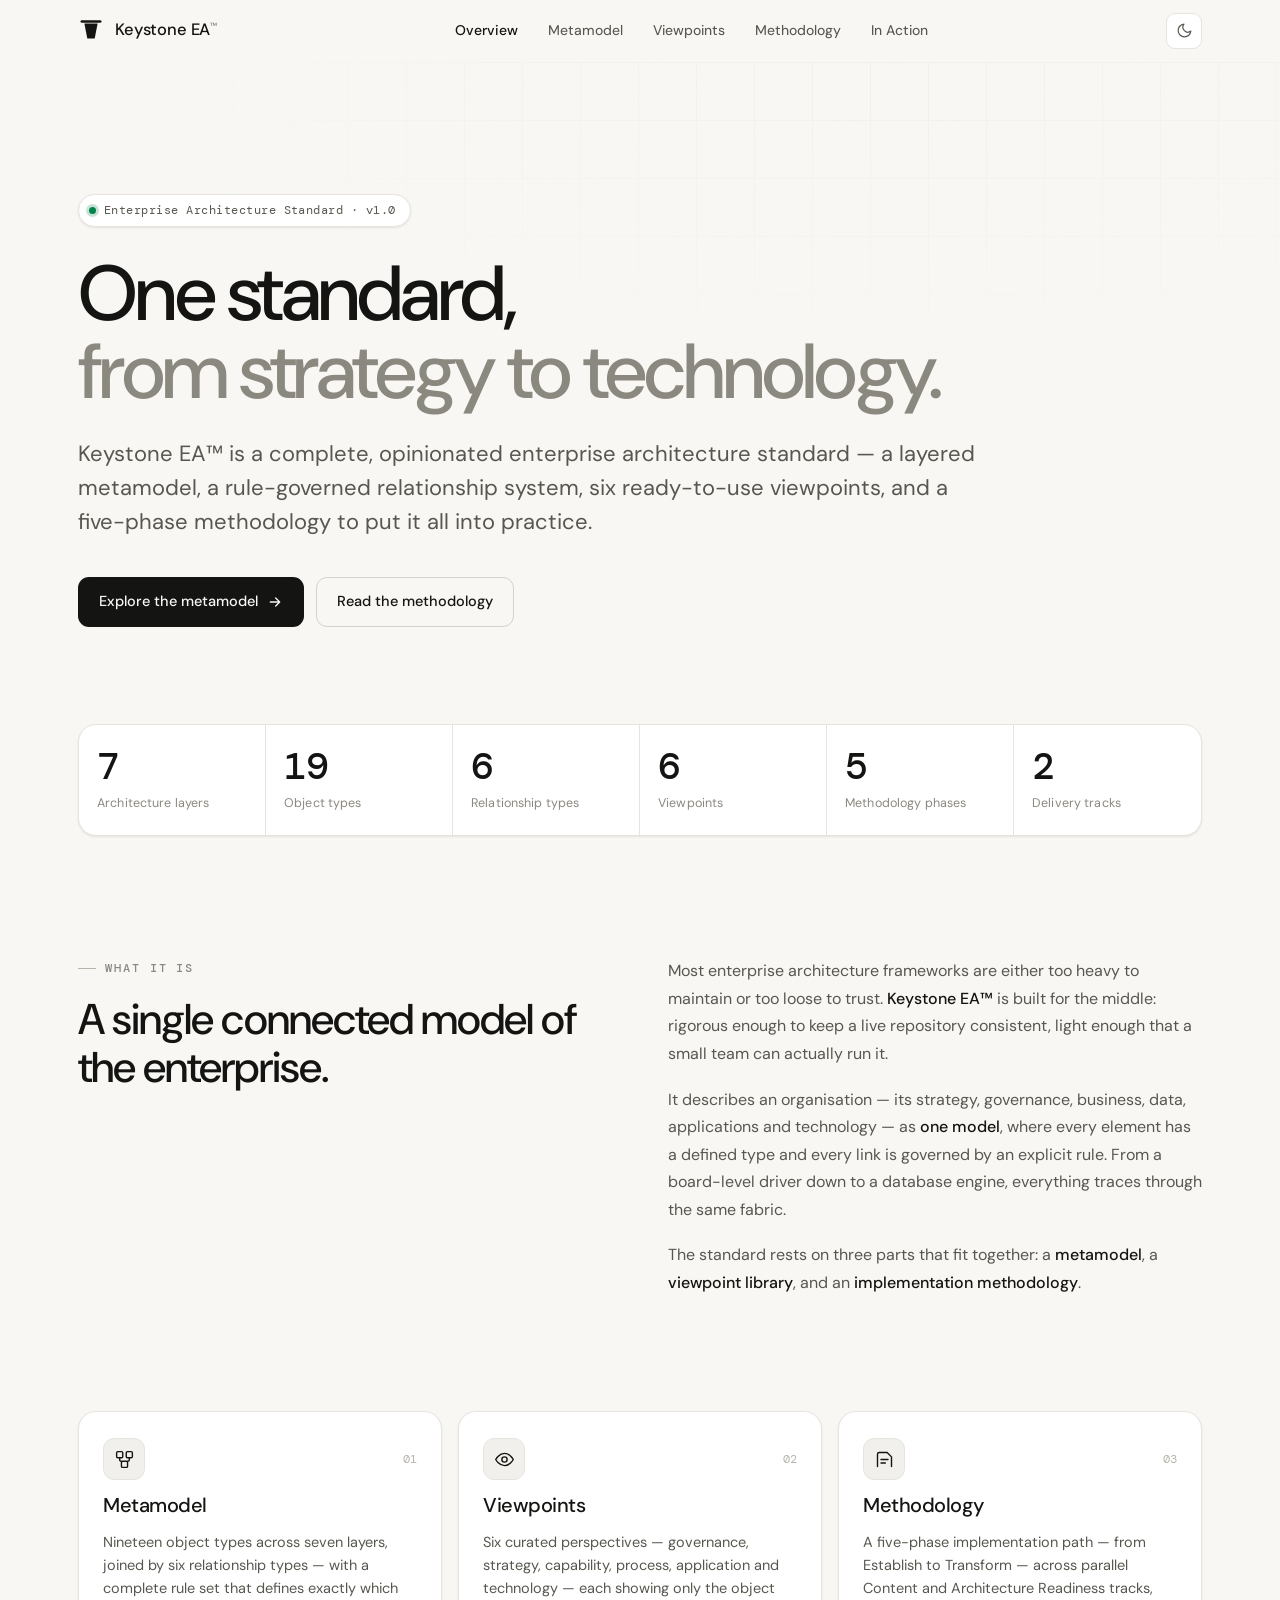
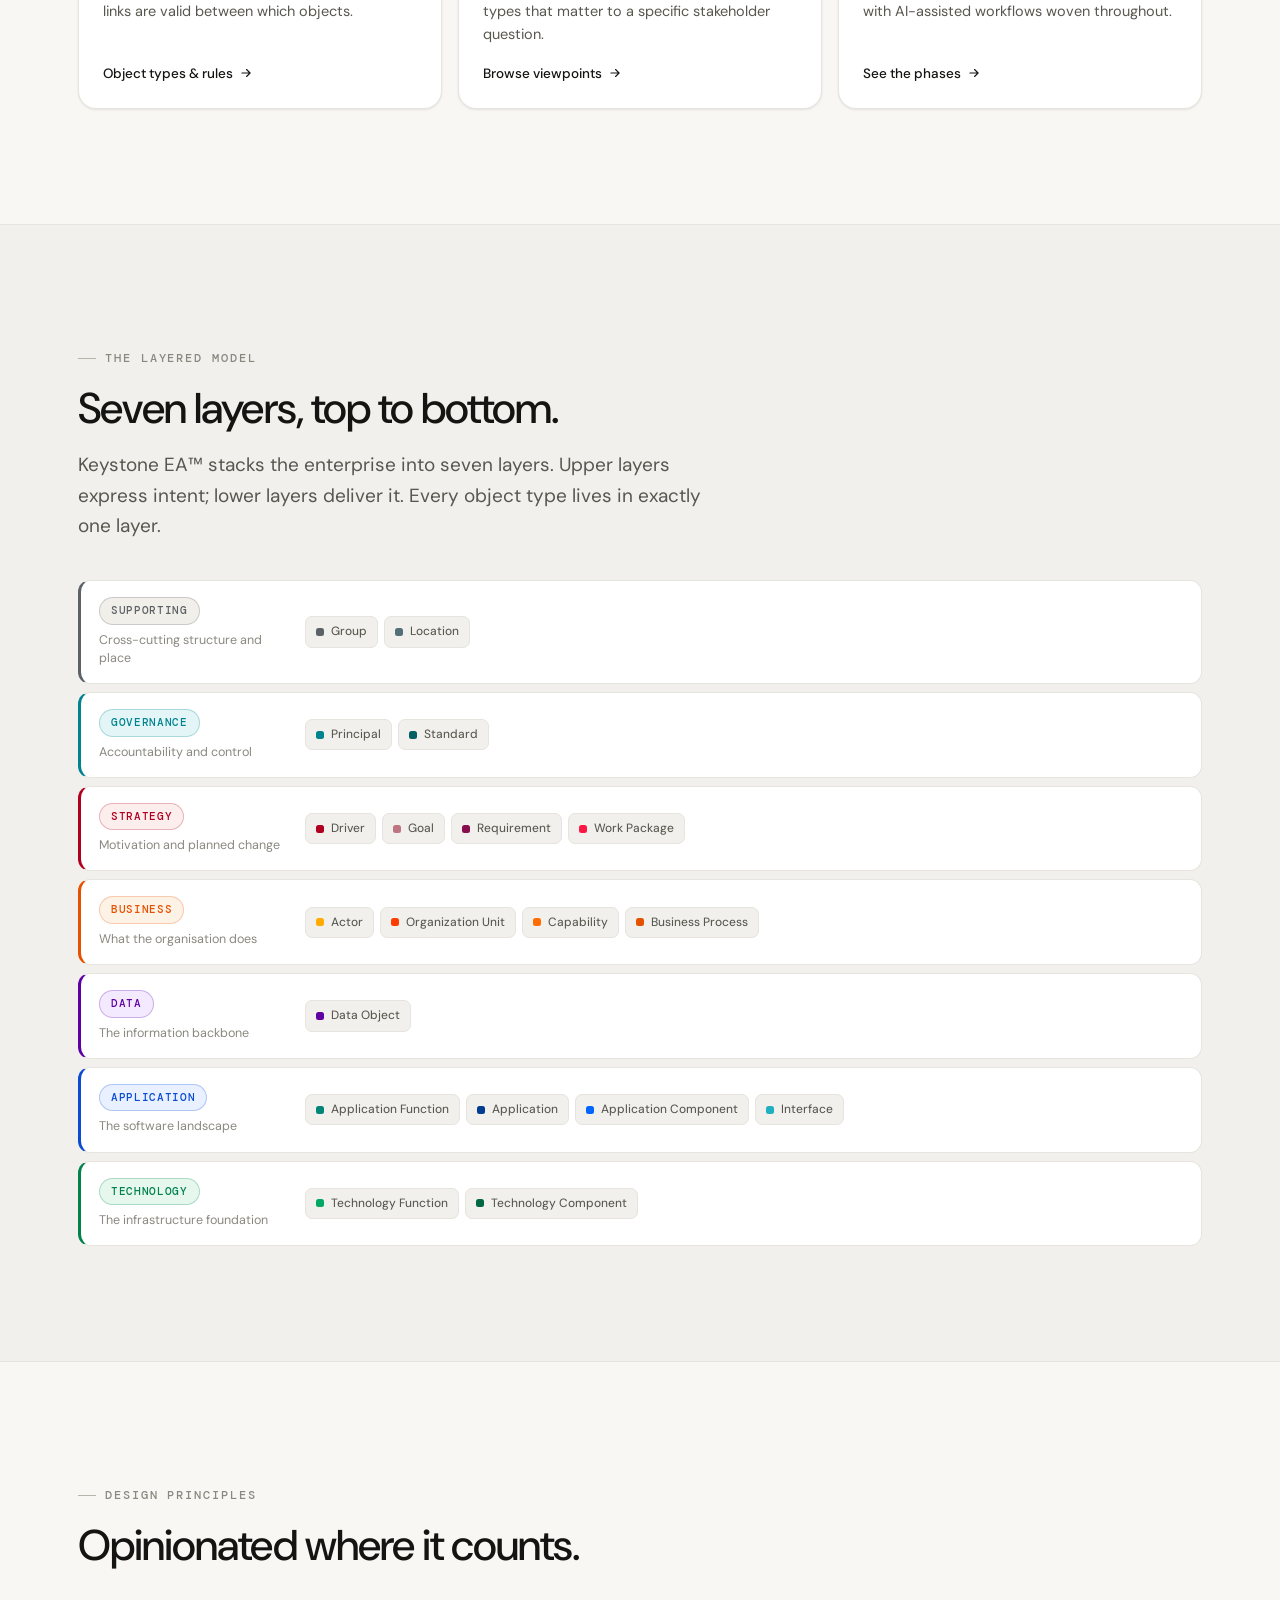
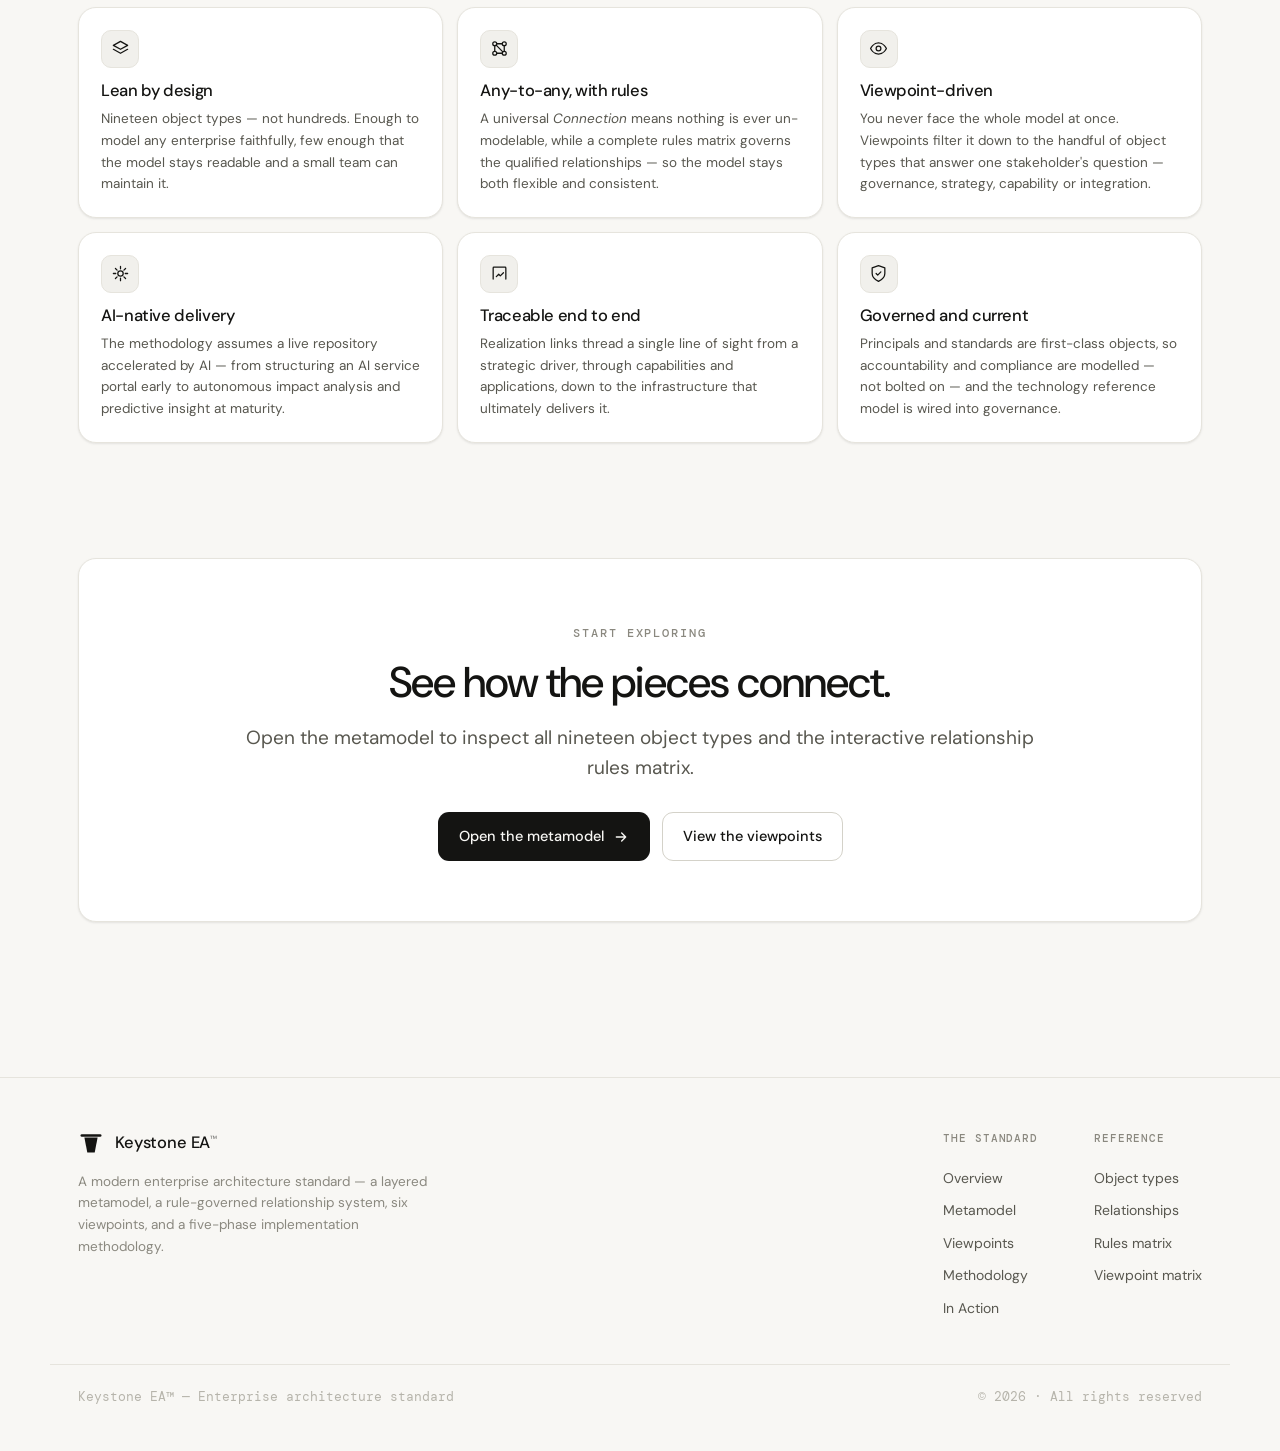
<file: index.html>
<!DOCTYPE html>
<html lang="en">
<head>
<meta charset="UTF-8" />
<meta name="viewport" content="width=device-width, initial-scale=1.0" />
<title>Keystone EA™ — A modern enterprise architecture standard</title>
<meta name="description" content="Keystone EA™ is a complete enterprise architecture standard: a layered metamodel of 19 object types, a rule-driven relationship system, six ready-to-use viewpoints, and a five-phase implementation methodology." />
<link rel="preconnect" href="https://fonts.googleapis.com" />
<link rel="preconnect" href="https://fonts.gstatic.com" crossorigin />
<link href="https://fonts.googleapis.com/css2?family=DM+Sans:opsz,wght@9..40,300;9..40,400;9..40,500&family=DM+Mono:wght@400;500&display=swap" rel="stylesheet" />
<link rel="icon" href="data:image/svg+xml,%3Csvg xmlns='http://www.w3.org/2000/svg' viewBox='0 0 26 26'%3E%3Cpath d='M6.2 5H19.8L17 21H9Z' fill='%23141412'/%3E%3Crect x='3' y='3.5' width='20' height='2.4' rx='1.2' fill='%23141412'/%3E%3C/svg%3E" />
<link rel="stylesheet" href="assets/styles.css" />
<script>(function(){try{var t=localStorage.getItem('kea-theme');if(t==='dark'||(!t&&matchMedia('(prefers-color-scheme:dark)').matches))document.documentElement.setAttribute('data-theme','dark');}catch(e){}})();</script>
</head>
<body>

<nav class="nav"><div class="nav-inner">
  <a class="brand" href="index.html" aria-label="Keystone EA home">
    <svg class="brand-mark" viewBox="0 0 26 26" fill="none" aria-hidden="true">
      <rect x="2.5" y="3.2" width="21" height="2.6" rx="1.3" fill="currentColor"/>
      <path d="M6.4 6.6 H19.6 L16.7 21.6 H9.3 Z" fill="currentColor"/>
    </svg>
    <span class="brand-name">Keystone EA<sup>™</sup></span>
  </a>
  <div class="nav-links" id="navlinks">
    <a class="nav-link" href="index.html">Overview</a>
    <a class="nav-link" href="metamodel.html">Metamodel</a>
    <a class="nav-link" href="viewpoints.html">Viewpoints</a>
    <a class="nav-link" href="methodology.html">Methodology</a>
    <a class="nav-link" href="in-action.html">In Action</a>
  </div>
  <div class="nav-right">
    <button class="theme-btn" onclick="toggleTheme()" aria-label="Toggle colour theme" title="Toggle theme">
      <svg class="ico-moon" viewBox="0 0 24 24" fill="none" stroke="currentColor" stroke-width="1.7" stroke-linecap="round" stroke-linejoin="round"><path d="M21 12.8A9 9 0 1 1 11.2 3a7 7 0 0 0 9.8 9.8Z"/></svg>
      <svg class="ico-sun" viewBox="0 0 24 24" fill="none" stroke="currentColor" stroke-width="1.7" stroke-linecap="round" stroke-linejoin="round"><circle cx="12" cy="12" r="4.2"/><path d="M12 2.5v2.5M12 19v2.5M4.6 4.6l1.8 1.8M17.6 17.6l1.8 1.8M2.5 12H5M19 12h2.5M4.6 19.4l1.8-1.8M17.6 6.4l1.8-1.8"/></svg>
    </button>
    <button class="nav-toggle" aria-label="Open menu" aria-expanded="false">
      <svg viewBox="0 0 24 24" fill="none" stroke="currentColor" stroke-width="1.8" stroke-linecap="round"><path d="M3 6h18M3 12h18M3 18h18"/></svg>
    </button>
  </div>
</div></nav>

<!-- ── HERO ───────────────────────────────────────────── -->
<header class="hero">
  <div class="hero-grid"></div>
  <div class="wrap hero-inner">
    <div class="hero-badge"><span class="dot"></span> Enterprise Architecture Standard · v1.0</div>
    <h1>One standard,<br><span class="muted">from strategy to technology.</span></h1>
    <p class="hero-sub">Keystone EA™ is a complete, opinionated enterprise architecture standard — a layered metamodel, a rule-governed relationship system, six ready-to-use viewpoints, and a five-phase methodology to put it all into practice.</p>
    <div class="hero-cta">
      <a class="btn btn-primary" href="metamodel.html">Explore the metamodel
        <svg viewBox="0 0 24 24" fill="none" stroke="currentColor" stroke-width="2" stroke-linecap="round" stroke-linejoin="round"><path d="M5 12h14M13 6l6 6-6 6"/></svg></a>
      <a class="btn btn-ghost" href="methodology.html">Read the methodology</a>
    </div>
  </div>
</header>

<!-- ── STAT BAND ──────────────────────────────────────── -->
<section class="wrap" style="margin-top:8px">
  <div class="stat-band reveal">
    <div class="stat"><div class="stat-n">7</div><div class="stat-l">Architecture layers</div></div>
    <div class="stat"><div class="stat-n">19</div><div class="stat-l">Object types</div></div>
    <div class="stat"><div class="stat-n">6</div><div class="stat-l">Relationship types</div></div>
    <div class="stat"><div class="stat-n">6</div><div class="stat-l">Viewpoints</div></div>
    <div class="stat"><div class="stat-n">5</div><div class="stat-l">Methodology phases</div></div>
    <div class="stat"><div class="stat-n">2</div><div class="stat-l">Delivery tracks</div></div>
  </div>
</section>

<!-- ── WHAT IS ────────────────────────────────────────── -->
<section class="section-pad">
  <div class="wrap">
    <div style="display:grid;grid-template-columns:minmax(0,1fr) minmax(0,1fr);gap:56px;align-items:start" class="what-grid">
      <div class="reveal">
        <span class="eyebrow">What it is</span>
        <h2 class="h-sec">A single connected model of the&nbsp;enterprise.</h2>
      </div>
      <div class="prose reveal" style="padding-top:6px">
        <p>Most enterprise architecture frameworks are either too heavy to maintain or too loose to trust. <strong>Keystone EA™</strong> is built for the middle: rigorous enough to keep a live repository consistent, light enough that a small team can actually run it.</p>
        <p>It describes an organisation — its strategy, governance, business, data, applications and technology — as <strong>one model</strong>, where every element has a defined type and every link is governed by an explicit rule. From a board-level driver down to a database engine, everything traces through the same fabric.</p>
        <p>The standard rests on three parts that fit together: a <strong>metamodel</strong>, a <strong>viewpoint library</strong>, and an <strong>implementation methodology</strong>.</p>
      </div>
    </div>
  </div>
</section>

<!-- ── THREE PILLARS ──────────────────────────────────── -->
<section class="section-pad" style="padding-top:0">
  <div class="wrap">
    <div class="pillars">
      <a class="card pillar reveal" href="metamodel.html">
        <div class="pillar-top">
          <div class="pillar-ico"><svg viewBox="0 0 24 24" fill="none" stroke="currentColor" stroke-width="1.6" stroke-linecap="round" stroke-linejoin="round"><rect x="3" y="3" width="7" height="7" rx="1.4"/><rect x="14" y="3" width="7" height="7" rx="1.4"/><rect x="8.5" y="14" width="7" height="7" rx="1.4"/><path d="M6.5 10v2.5a1.5 1.5 0 0 0 1.5 1.5h.5M17.5 10v2.5a1.5 1.5 0 0 1-1.5 1.5h-.5"/></svg></div>
          <span class="pillar-num">01</span>
        </div>
        <h3>Metamodel</h3>
        <p>Nineteen object types across seven layers, joined by six relationship types — with a complete rule set that defines exactly which links are valid between which objects.</p>
        <span class="pillar-link">Object types & rules <svg viewBox="0 0 24 24" fill="none" stroke="currentColor" stroke-width="2" stroke-linecap="round" stroke-linejoin="round"><path d="M5 12h14M13 6l6 6-6 6"/></svg></span>
      </a>
      <a class="card pillar reveal" href="viewpoints.html">
        <div class="pillar-top">
          <div class="pillar-ico"><svg viewBox="0 0 24 24" fill="none" stroke="currentColor" stroke-width="1.6" stroke-linecap="round" stroke-linejoin="round"><path d="M2 12s3.5-7 10-7 10 7 10 7-3.5 7-10 7-10-7-10-7Z"/><circle cx="12" cy="12" r="3"/></svg></div>
          <span class="pillar-num">02</span>
        </div>
        <h3>Viewpoints</h3>
        <p>Six curated perspectives — governance, strategy, capability, process, application and technology — each showing only the object types that matter to a specific stakeholder question.</p>
        <span class="pillar-link">Browse viewpoints <svg viewBox="0 0 24 24" fill="none" stroke="currentColor" stroke-width="2" stroke-linecap="round" stroke-linejoin="round"><path d="M5 12h14M13 6l6 6-6 6"/></svg></span>
      </a>
      <a class="card pillar reveal" href="methodology.html">
        <div class="pillar-top">
          <div class="pillar-ico"><svg viewBox="0 0 24 24" fill="none" stroke="currentColor" stroke-width="1.6" stroke-linecap="round" stroke-linejoin="round"><path d="M4 20V6a2 2 0 0 1 2-2h9l5 5v11"/><path d="M8 12h8M8 16h5"/></svg></div>
          <span class="pillar-num">03</span>
        </div>
        <h3>Methodology</h3>
        <p>A five-phase implementation path — from Establish to Transform — across parallel Content and Architecture Readiness tracks, with AI-assisted workflows woven throughout.</p>
        <span class="pillar-link">See the phases <svg viewBox="0 0 24 24" fill="none" stroke="currentColor" stroke-width="2" stroke-linecap="round" stroke-linejoin="round"><path d="M5 12h14M13 6l6 6-6 6"/></svg></span>
      </a>
    </div>
  </div>
</section>

<!-- ── LAYERED MODEL ──────────────────────────────────── -->
<section class="section-pad" style="background:var(--bg-2);border-top:1px solid var(--border);border-bottom:1px solid var(--border)">
  <div class="wrap">
    <div style="max-width:640px;margin-bottom:38px" class="reveal">
      <span class="eyebrow">The layered model</span>
      <h2 class="h-sec">Seven layers, top to bottom.</h2>
      <p class="lede">Keystone EA™ stacks the enterprise into seven layers. Upper layers express intent; lower layers deliver it. Every object type lives in exactly one layer.</p>
    </div>
    <div class="layerstack reveal" id="layerstack"></div>
  </div>
</section>

<!-- ── PRINCIPLES ─────────────────────────────────────── -->
<section class="section-pad">
  <div class="wrap">
    <div style="max-width:640px;margin-bottom:38px" class="reveal">
      <span class="eyebrow">Design principles</span>
      <h2 class="h-sec">Opinionated where it counts.</h2>
    </div>
    <div class="feature-list">
      <div class="card feature reveal">
        <div class="f-ico"><svg viewBox="0 0 24 24" fill="none" stroke="currentColor" stroke-width="1.6" stroke-linecap="round" stroke-linejoin="round"><path d="M12 3 3 8l9 5 9-5-9-5Z"/><path d="M3 13l9 5 9-5"/></svg></div>
        <h4>Lean by design</h4>
        <p>Nineteen object types — not hundreds. Enough to model any enterprise faithfully, few enough that the model stays readable and a small team can maintain it.</p>
      </div>
      <div class="card feature reveal">
        <div class="f-ico"><svg viewBox="0 0 24 24" fill="none" stroke="currentColor" stroke-width="1.6" stroke-linecap="round" stroke-linejoin="round"><circle cx="6" cy="6" r="2.5"/><circle cx="18" cy="18" r="2.5"/><circle cx="18" cy="6" r="2.5"/><circle cx="6" cy="18" r="2.5"/><path d="M8.5 6h7M6 8.5v7M18 8.5v7M8.5 18h7M7.8 7.8l8.4 8.4"/></svg></div>
        <h4>Any-to-any, with rules</h4>
        <p>A universal <em>Connection</em> means nothing is ever un-modelable, while a complete rules matrix governs the qualified relationships — so the model stays both flexible and consistent.</p>
      </div>
      <div class="card feature reveal">
        <div class="f-ico"><svg viewBox="0 0 24 24" fill="none" stroke="currentColor" stroke-width="1.6" stroke-linecap="round" stroke-linejoin="round"><path d="M2 12s3.5-7 10-7 10 7 10 7-3.5 7-10 7-10-7-10-7Z"/><circle cx="12" cy="12" r="3"/></svg></div>
        <h4>Viewpoint-driven</h4>
        <p>You never face the whole model at once. Viewpoints filter it down to the handful of object types that answer one stakeholder's question — governance, strategy, capability or integration.</p>
      </div>
      <div class="card feature reveal">
        <div class="f-ico"><svg viewBox="0 0 24 24" fill="none" stroke="currentColor" stroke-width="1.6" stroke-linecap="round" stroke-linejoin="round"><path d="M12 3v3M12 18v3M5.6 5.6l2.1 2.1M16.3 16.3l2.1 2.1M3 12h3M18 12h3M5.6 18.4l2.1-2.1M16.3 7.7l2.1-2.1"/><circle cx="12" cy="12" r="3.4"/></svg></div>
        <h4>AI-native delivery</h4>
        <p>The methodology assumes a live repository accelerated by AI — from structuring an AI service portal early to autonomous impact analysis and predictive insight at maturity.</p>
      </div>
      <div class="card feature reveal">
        <div class="f-ico"><svg viewBox="0 0 24 24" fill="none" stroke="currentColor" stroke-width="1.6" stroke-linecap="round" stroke-linejoin="round"><path d="M4 19V5a1 1 0 0 1 1-1h14a1 1 0 0 1 1 1v14"/><path d="M8 16l3-3 2 2 4-4"/></svg></div>
        <h4>Traceable end to end</h4>
        <p>Realization links thread a single line of sight from a strategic driver, through capabilities and applications, down to the infrastructure that ultimately delivers it.</p>
      </div>
      <div class="card feature reveal">
        <div class="f-ico"><svg viewBox="0 0 24 24" fill="none" stroke="currentColor" stroke-width="1.6" stroke-linecap="round" stroke-linejoin="round"><path d="M12 22s8-4 8-10V5l-8-3-8 3v7c0 6 8 10 8 10Z"/><path d="M9 12l2 2 4-4"/></svg></div>
        <h4>Governed and current</h4>
        <p>Principals and standards are first-class objects, so accountability and compliance are modelled — not bolted on — and the technology reference model is wired into governance.</p>
      </div>
    </div>
  </div>
</section>

<!-- ── CTA ────────────────────────────────────────────── -->
<section class="section-pad" style="padding-top:0">
  <div class="wrap">
    <div class="card reveal" style="padding:clamp(34px,5vw,60px);text-align:center;background:var(--card)">
      <span class="eyebrow no-rule" style="justify-content:center">Start exploring</span>
      <h2 class="h-sec" style="margin-top:14px">See how the pieces connect.</h2>
      <p class="lede" style="margin:16px auto 28px">Open the metamodel to inspect all nineteen object types and the interactive relationship rules matrix.</p>
      <div style="display:flex;gap:12px;justify-content:center;flex-wrap:wrap">
        <a class="btn btn-primary" href="metamodel.html">Open the metamodel
          <svg viewBox="0 0 24 24" fill="none" stroke="currentColor" stroke-width="2" stroke-linecap="round" stroke-linejoin="round"><path d="M5 12h14M13 6l6 6-6 6"/></svg></a>
        <a class="btn btn-ghost" href="viewpoints.html">View the viewpoints</a>
      </div>
    </div>
  </div>
</section>

<!-- ── FOOTER ─────────────────────────────────────────── -->
<footer class="footer"><div class="wrap footer-inner">
  <div class="footer-brand">
    <a class="brand" href="index.html">
      <svg class="brand-mark" viewBox="0 0 26 26" fill="none" aria-hidden="true">
        <rect x="2.5" y="3.2" width="21" height="2.6" rx="1.3" fill="currentColor"/>
        <path d="M6.4 6.6 H19.6 L16.7 21.6 H9.3 Z" fill="currentColor"/>
      </svg>
      <span class="brand-name">Keystone EA<sup>™</sup></span>
    </a>
    <p>A modern enterprise architecture standard — a layered metamodel, a rule-governed relationship system, six viewpoints, and a five-phase implementation methodology.</p>
  </div>
  <div class="footer-cols">
    <div class="footer-col">
      <h5>The standard</h5>
      <a href="index.html">Overview</a>
      <a href="metamodel.html">Metamodel</a>
      <a href="viewpoints.html">Viewpoints</a>
      <a href="methodology.html">Methodology</a>
      <a href="in-action.html">In Action</a>
    </div>
    <div class="footer-col">
      <h5>Reference</h5>
      <a href="metamodel.html#objects">Object types</a>
      <a href="metamodel.html#relationships">Relationships</a>
      <a href="metamodel.html#rules">Rules matrix</a>
      <a href="viewpoints.html#matrix">Viewpoint matrix</a>
    </div>
  </div>
</div>
<div class="wrap footer-bottom">
  <span>Keystone EA™ — Enterprise architecture standard</span>
  <span>© <span id="year">2026</span> · All rights reserved</span>
</div></footer>

<script src="assets/data.js"></script>
<script src="assets/app.js"></script>
<script>
  /* Build the layered model stack */
  (function () {
    var host = document.getElementById('layerstack');
    if (!host || !window.KEA) return;
    host.innerHTML = KEA.LAYERS.map(function (L) {
      var objs = KEA.OBJECTS.filter(function (o) { return o.layer === L.id; });
      var chips = objs.map(function (o) {
        return '<a class="obj-chip" href="metamodel.html#obj-' + o.name.replace(/\s+/g,'-').toLowerCase() + '">'
          + '<span class="swatch" style="background:' + o.head + '"></span>' + o.name + '</a>';
      }).join('');
      return '<div class="layer-row" style="--accent:' + L.accent + ';--accent-soft:' + L.soft + '">'
        + '<div class="layer-id"><span class="layer-pill" style="--accent:' + L.accent + ';--accent-soft:' + L.soft + '">' + L.name + '</span>'
        + '<span class="layer-blurb">' + L.blurb + '</span></div>'
        + '<div class="layer-objs">' + chips + '</div></div>';
    }).join('');
  })();
</script>
</body>
</html>
</file>
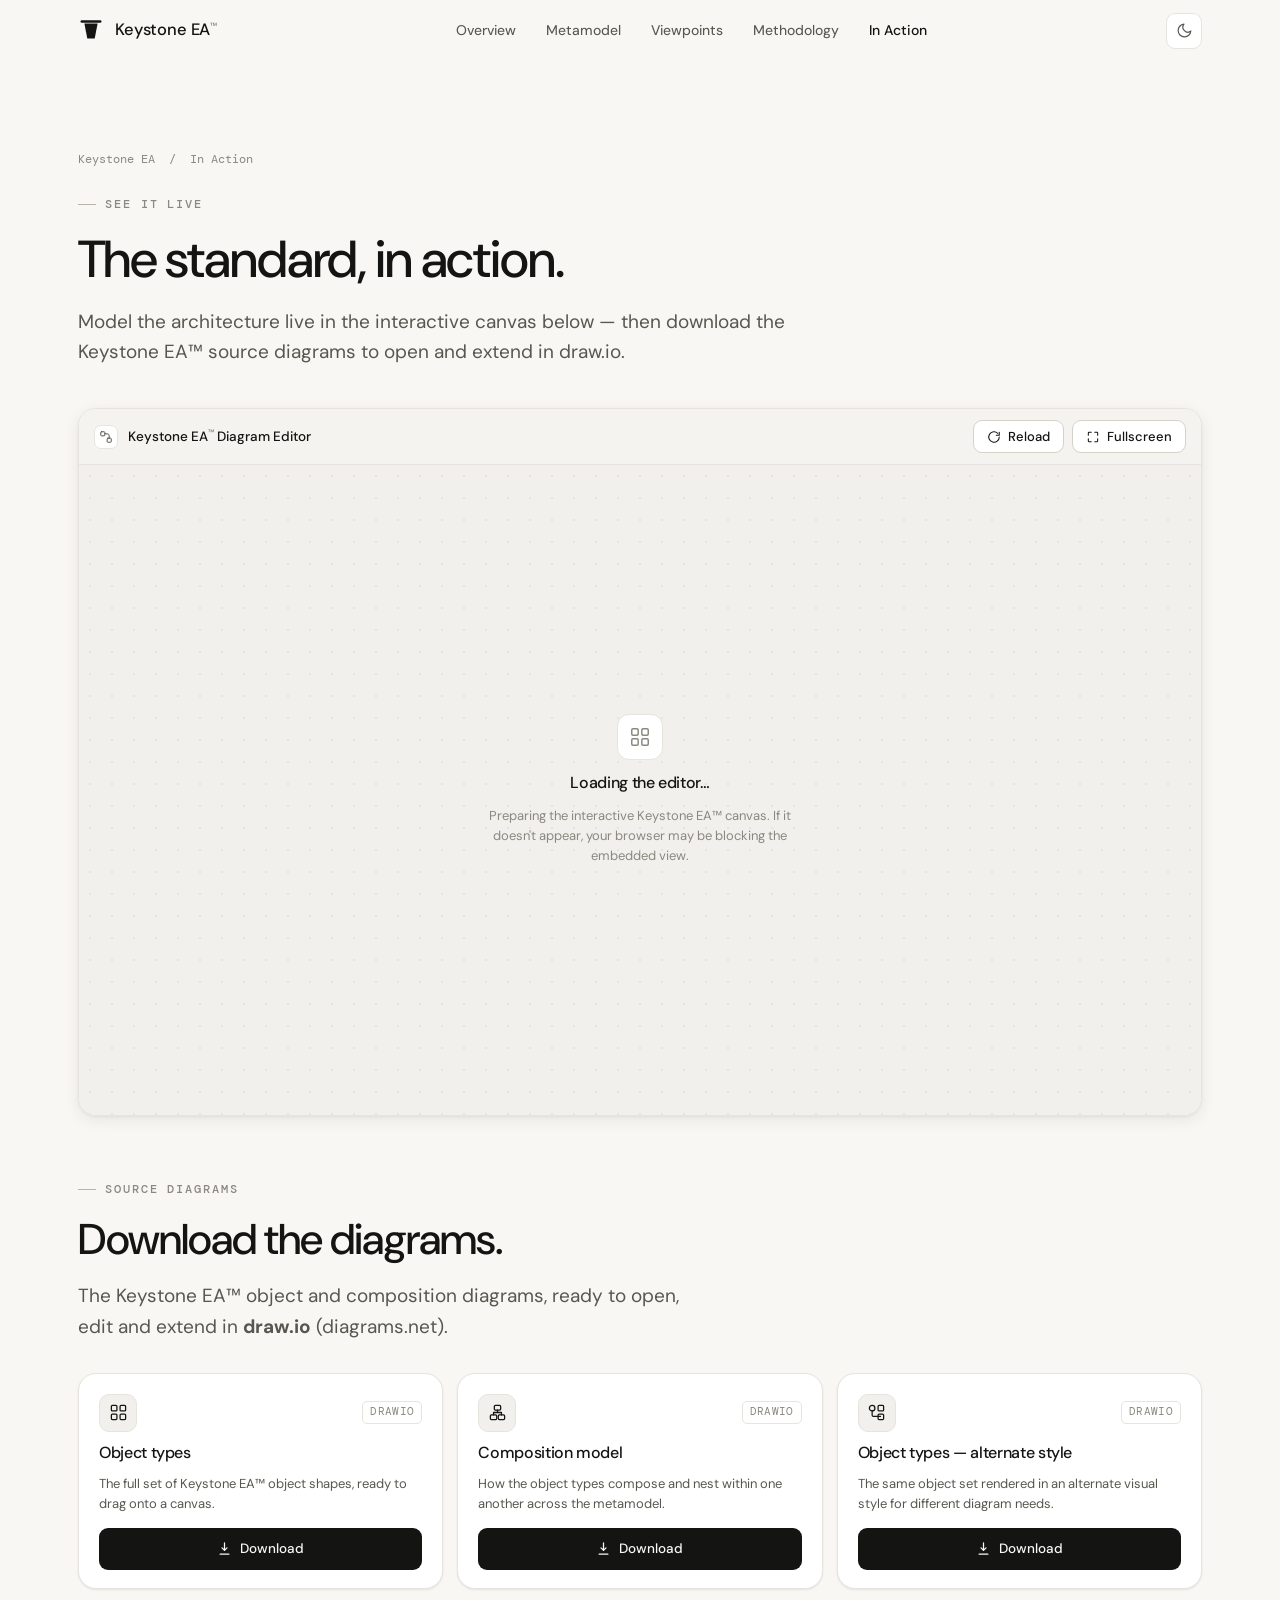
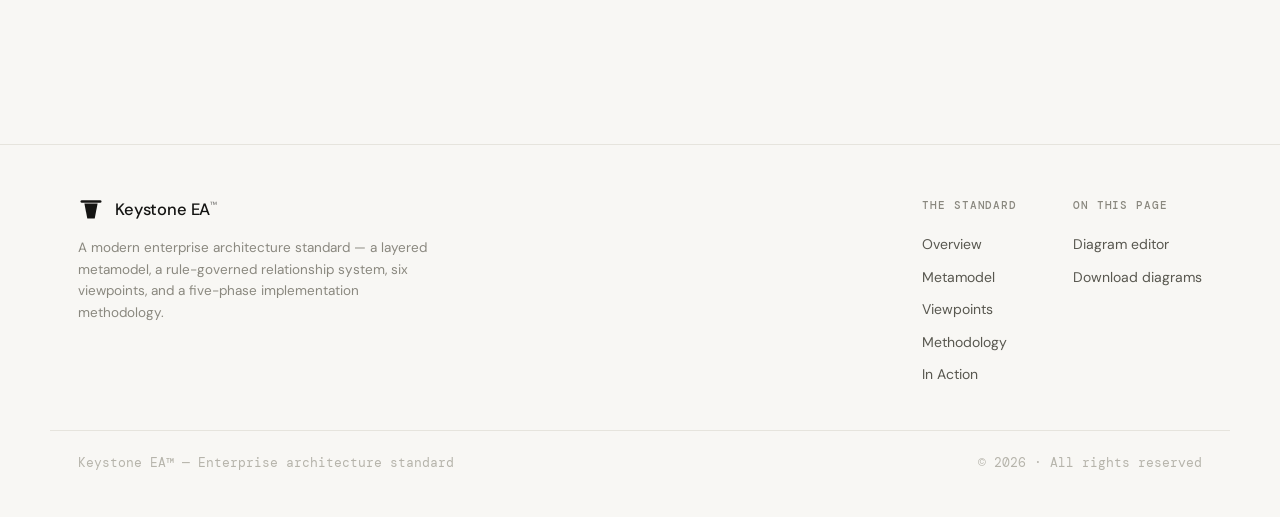
<file: in-action.html>
<!DOCTYPE html>
<html lang="en">
<head>
<meta charset="UTF-8" />
<meta name="viewport" content="width=device-width, initial-scale=1.0" />
<title>In Action — Keystone EA™</title>
<meta name="description" content="Model the Keystone EA™ standard live in an interactive diagram editor, and download the source diagrams to open in draw.io." />
<link rel="preconnect" href="https://fonts.googleapis.com" />
<link rel="preconnect" href="https://fonts.gstatic.com" crossorigin />
<link href="https://fonts.googleapis.com/css2?family=DM+Sans:opsz,wght@9..40,300;9..40,400;9..40,500&family=DM+Mono:wght@400;500&display=swap" rel="stylesheet" />
<link rel="icon" href="data:image/svg+xml,%3Csvg xmlns='http://www.w3.org/2000/svg' viewBox='0 0 26 26'%3E%3Cpath d='M6.2 5H19.8L17 21H9Z' fill='%23141412'/%3E%3Crect x='3' y='3.5' width='20' height='2.4' rx='1.2' fill='%23141412'/%3E%3C/svg%3E" />
<link rel="stylesheet" href="assets/styles.css" />
<script>(function(){try{var t=localStorage.getItem('kea-theme');if(t==='dark'||(!t&&matchMedia('(prefers-color-scheme:dark)').matches))document.documentElement.setAttribute('data-theme','dark');}catch(e){}})();</script>
</head>
<body>

<nav class="nav"><div class="nav-inner">
  <a class="brand" href="index.html" aria-label="Keystone EA home">
    <svg class="brand-mark" viewBox="0 0 26 26" fill="none" aria-hidden="true">
      <rect x="2.5" y="3.2" width="21" height="2.6" rx="1.3" fill="currentColor"/>
      <path d="M6.4 6.6 H19.6 L16.7 21.6 H9.3 Z" fill="currentColor"/>
    </svg>
    <span class="brand-name">Keystone EA<sup>™</sup></span>
  </a>
  <div class="nav-links" id="navlinks">
    <a class="nav-link" href="index.html">Overview</a>
    <a class="nav-link" href="metamodel.html">Metamodel</a>
    <a class="nav-link" href="viewpoints.html">Viewpoints</a>
    <a class="nav-link" href="methodology.html">Methodology</a>
    <a class="nav-link" href="in-action.html">In Action</a>
  </div>
  <div class="nav-right">
    <button class="theme-btn" onclick="toggleTheme()" aria-label="Toggle colour theme" title="Toggle theme">
      <svg class="ico-moon" viewBox="0 0 24 24" fill="none" stroke="currentColor" stroke-width="1.7" stroke-linecap="round" stroke-linejoin="round"><path d="M21 12.8A9 9 0 1 1 11.2 3a7 7 0 0 0 9.8 9.8Z"/></svg>
      <svg class="ico-sun" viewBox="0 0 24 24" fill="none" stroke="currentColor" stroke-width="1.7" stroke-linecap="round" stroke-linejoin="round"><circle cx="12" cy="12" r="4.2"/><path d="M12 2.5v2.5M12 19v2.5M4.6 4.6l1.8 1.8M17.6 17.6l1.8 1.8M2.5 12H5M19 12h2.5M4.6 19.4l1.8-1.8M17.6 6.4l1.8-1.8"/></svg>
    </button>
    <button class="nav-toggle" aria-label="Open menu" aria-expanded="false">
      <svg viewBox="0 0 24 24" fill="none" stroke="currentColor" stroke-width="1.8" stroke-linecap="round"><path d="M3 6h18M3 12h18M3 18h18"/></svg>
    </button>
  </div>
</div></nav>

<!-- ── PAGE HEAD ──────────────────────────────────────── -->
<header class="page-head"><div class="wrap">
  <div class="breadcrumb reveal"><a href="index.html">Keystone EA</a> &nbsp;/&nbsp; In Action</div>
  <div class="reveal" style="max-width:780px">
    <span class="eyebrow">See it live</span>
    <h1 class="h-sec" style="font-size:clamp(32px,5vw,52px)">The standard, in&nbsp;action.</h1>
    <p class="lede">Model the architecture live in the interactive canvas below — then download the Keystone EA™ source diagrams to open and extend in draw.io.</p>
  </div>
</div></header>

<!-- ── DIAGRAM EDITOR ─────────────────────────────────── -->
<section id="editor" style="padding:clamp(20px,3vw,32px) 0 clamp(36px,5vw,56px)">
  <div class="wrap">
    <div class="editor-shell reveal" id="editorShell">
      <div class="editor-bar">
        <div class="editor-title">
          <span class="et-ico"><svg viewBox="0 0 24 24" fill="none" stroke="currentColor" stroke-width="1.7" stroke-linecap="round" stroke-linejoin="round"><rect x="3" y="3" width="7" height="7" rx="1.3"/><rect x="14" y="14" width="7" height="7" rx="1.3"/><path d="M10 6.5h4a3.5 3.5 0 0 1 3.5 3.5v4"/></svg></span>
          <span class="et-name">Keystone EA<sup>™</sup> Diagram Editor</span>
        </div>
        <div class="editor-actions">
          <button class="editor-btn" onclick="reloadEditor()" aria-label="Reload the editor" title="Reload">
            <svg viewBox="0 0 24 24" fill="none" stroke="currentColor" stroke-width="1.8" stroke-linecap="round" stroke-linejoin="round"><path d="M21 12a9 9 0 1 1-2.64-6.36M21 4v5h-5"/></svg>
            <span class="lbl">Reload</span>
          </button>
          <button class="editor-btn" onclick="toggleFull()" aria-label="Toggle fullscreen" title="Fullscreen">
            <svg viewBox="0 0 24 24" fill="none" stroke="currentColor" stroke-width="1.8" stroke-linecap="round" stroke-linejoin="round"><path d="M4 9V5a1 1 0 0 1 1-1h4M20 9V5a1 1 0 0 0-1-1h-4M4 15v4a1 1 0 0 0 1 1h4M20 15v4a1 1 0 0 1-1 1h-4"/></svg>
            <span class="lbl" id="fsLbl">Fullscreen</span>
          </button>
        </div>
      </div>
      <div class="editor-frame-holder">
        <div class="editor-loading">
          <div class="el-ico"><svg viewBox="0 0 24 24" fill="none" stroke="currentColor" stroke-width="1.6" stroke-linecap="round" stroke-linejoin="round"><rect x="3" y="3" width="7" height="7" rx="1.3"/><rect x="14" y="3" width="7" height="7" rx="1.3"/><rect x="14" y="14" width="7" height="7" rx="1.3"/><rect x="3" y="14" width="7" height="7" rx="1.3"/></svg></div>
          <h4>Loading the editor…</h4>
          <p>Preparing the interactive Keystone EA™ canvas. If it doesn't appear, your browser may be blocking the embedded view.</p>
        </div>
        <iframe id="eaFrame" class="editor-frame"
          title="Keystone EA Diagram Editor"
          loading="eager" allow="fullscreen; clipboard-read; clipboard-write"
          referrerpolicy="no-referrer"></iframe>
      </div>
    </div>
  </div>
</section>

<!-- ── DOWNLOADS ──────────────────────────────────────── -->
<section class="section-pad" id="downloads" style="padding-top:0">
  <div class="wrap">
    <div style="max-width:640px;margin-bottom:30px" class="reveal">
      <span class="eyebrow">Source diagrams</span>
      <h2 class="h-sec">Download the diagrams.</h2>
      <p class="lede">The Keystone EA™ object and composition diagrams, ready to open, edit and extend in <strong>draw.io</strong> (diagrams.net).</p>
    </div>
    <div class="dl-grid">
      <article class="card dl-card reveal">
        <div class="dl-top">
          <div class="dl-ico"><svg viewBox="0 0 24 24" fill="none" stroke="currentColor" stroke-width="1.6" stroke-linecap="round" stroke-linejoin="round"><rect x="3" y="3" width="7" height="7" rx="1.3"/><rect x="14" y="3" width="7" height="7" rx="1.3"/><rect x="14" y="14" width="7" height="7" rx="1.3"/><rect x="3" y="14" width="7" height="7" rx="1.3"/></svg></div>
          <span class="dl-ext">drawio</span>
        </div>
        <h4>Object types</h4>
        <p>The full set of Keystone EA™ object shapes, ready to drag onto a canvas.</p>
        <a class="dl-btn" href="downloads/KeystoneEA-Objects.drawio" download>
          <svg viewBox="0 0 24 24" fill="none" stroke="currentColor" stroke-width="2" stroke-linecap="round" stroke-linejoin="round"><path d="M12 3v12m0 0 4-4m-4 4-4-4M5 21h14"/></svg>
          Download
        </a>
      </article>
      <article class="card dl-card reveal">
        <div class="dl-top">
          <div class="dl-ico"><svg viewBox="0 0 24 24" fill="none" stroke="currentColor" stroke-width="1.6" stroke-linecap="round" stroke-linejoin="round"><rect x="8" y="3" width="8" height="6" rx="1.3"/><rect x="3" y="15" width="8" height="6" rx="1.3"/><rect x="13" y="15" width="8" height="6" rx="1.3"/><path d="M12 9v3M12 12H7v3M12 12h5v3"/></svg></div>
          <span class="dl-ext">drawio</span>
        </div>
        <h4>Composition model</h4>
        <p>How the object types compose and nest within one another across the metamodel.</p>
        <a class="dl-btn" href="downloads/KeystoneEA-Composition.drawio" download>
          <svg viewBox="0 0 24 24" fill="none" stroke="currentColor" stroke-width="2" stroke-linecap="round" stroke-linejoin="round"><path d="M12 3v12m0 0 4-4m-4 4-4-4M5 21h14"/></svg>
          Download
        </a>
      </article>
      <article class="card dl-card reveal">
        <div class="dl-top">
          <div class="dl-ico"><svg viewBox="0 0 24 24" fill="none" stroke="currentColor" stroke-width="1.6" stroke-linecap="round" stroke-linejoin="round"><circle cx="6.5" cy="6.5" r="3.5"/><rect x="14" y="3" width="7" height="7" rx="1.3"/><path d="M6.5 10v5.5A1.5 1.5 0 0 0 8 17h9"/><rect x="14" y="14" width="7" height="7" rx="1.3"/></svg></div>
          <span class="dl-ext">drawio</span>
        </div>
        <h4>Object types — alternate style</h4>
        <p>The same object set rendered in an alternate visual style for different diagram needs.</p>
        <a class="dl-btn" href="downloads/KeystoneEA-Objects-Alternate.drawio" download>
          <svg viewBox="0 0 24 24" fill="none" stroke="currentColor" stroke-width="2" stroke-linecap="round" stroke-linejoin="round"><path d="M12 3v12m0 0 4-4m-4 4-4-4M5 21h14"/></svg>
          Download
        </a>
      </article>
    </div>
  </div>
</section>

<!-- ── FOOTER ─────────────────────────────────────────── -->
<footer class="footer"><div class="wrap footer-inner">
  <div class="footer-brand">
    <a class="brand" href="index.html">
      <svg class="brand-mark" viewBox="0 0 26 26" fill="none" aria-hidden="true">
        <rect x="2.5" y="3.2" width="21" height="2.6" rx="1.3" fill="currentColor"/>
        <path d="M6.4 6.6 H19.6 L16.7 21.6 H9.3 Z" fill="currentColor"/>
      </svg>
      <span class="brand-name">Keystone EA<sup>™</sup></span>
    </a>
    <p>A modern enterprise architecture standard — a layered metamodel, a rule-governed relationship system, six viewpoints, and a five-phase implementation methodology.</p>
  </div>
  <div class="footer-cols">
    <div class="footer-col">
      <h5>The standard</h5>
      <a href="index.html">Overview</a>
      <a href="metamodel.html">Metamodel</a>
      <a href="viewpoints.html">Viewpoints</a>
      <a href="methodology.html">Methodology</a>
      <a href="in-action.html">In Action</a>
    </div>
    <div class="footer-col">
      <h5>On this page</h5>
      <a href="#editor">Diagram editor</a>
      <a href="#downloads">Download diagrams</a>
    </div>
  </div>
</div>
<div class="wrap footer-bottom">
  <span>Keystone EA™ — Enterprise architecture standard</span>
  <span>© <span id="year">2026</span> · All rights reserved</span>
</div></footer>

<script src="assets/app.js"></script>
<script>
  (function () {
    var SRC = "https://enterprise-ai.enterpriseinsight.io";
    var f = document.getElementById('eaFrame');
    if (f) f.src = SRC;
    window.reloadEditor = function () { if (f) { f.src = 'about:blank'; setTimeout(function () { f.src = SRC; }, 60); } };
    window.toggleFull = function () {
      var sh = document.getElementById('editorShell');
      var on = sh.classList.toggle('is-full');
      document.body.style.overflow = on ? 'hidden' : '';
      var lbl = document.getElementById('fsLbl'); if (lbl) lbl.textContent = on ? 'Exit' : 'Fullscreen';
    };
    document.addEventListener('keydown', function (e) {
      if (e.key === 'Escape') { var sh = document.getElementById('editorShell'); if (sh && sh.classList.contains('is-full')) window.toggleFull(); }
    });
  })();
</script>
</body>
</html>
</file>
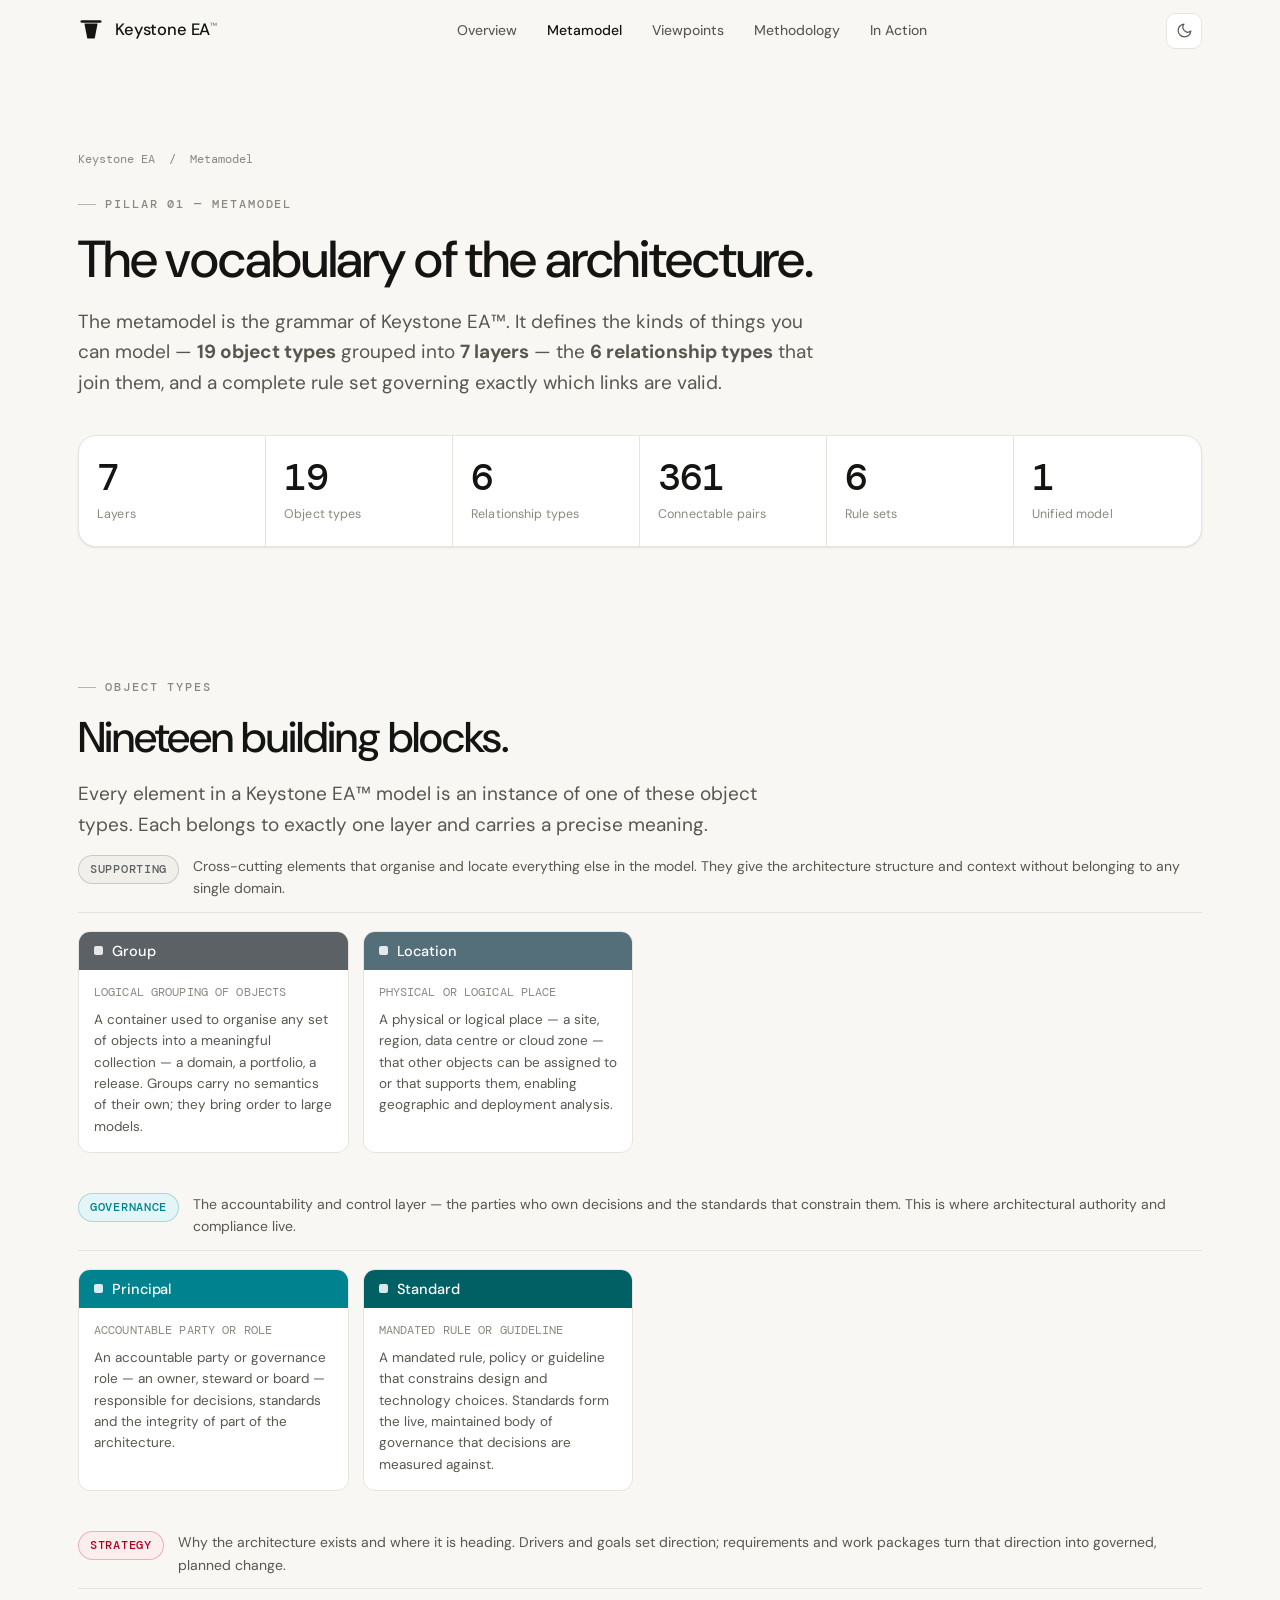
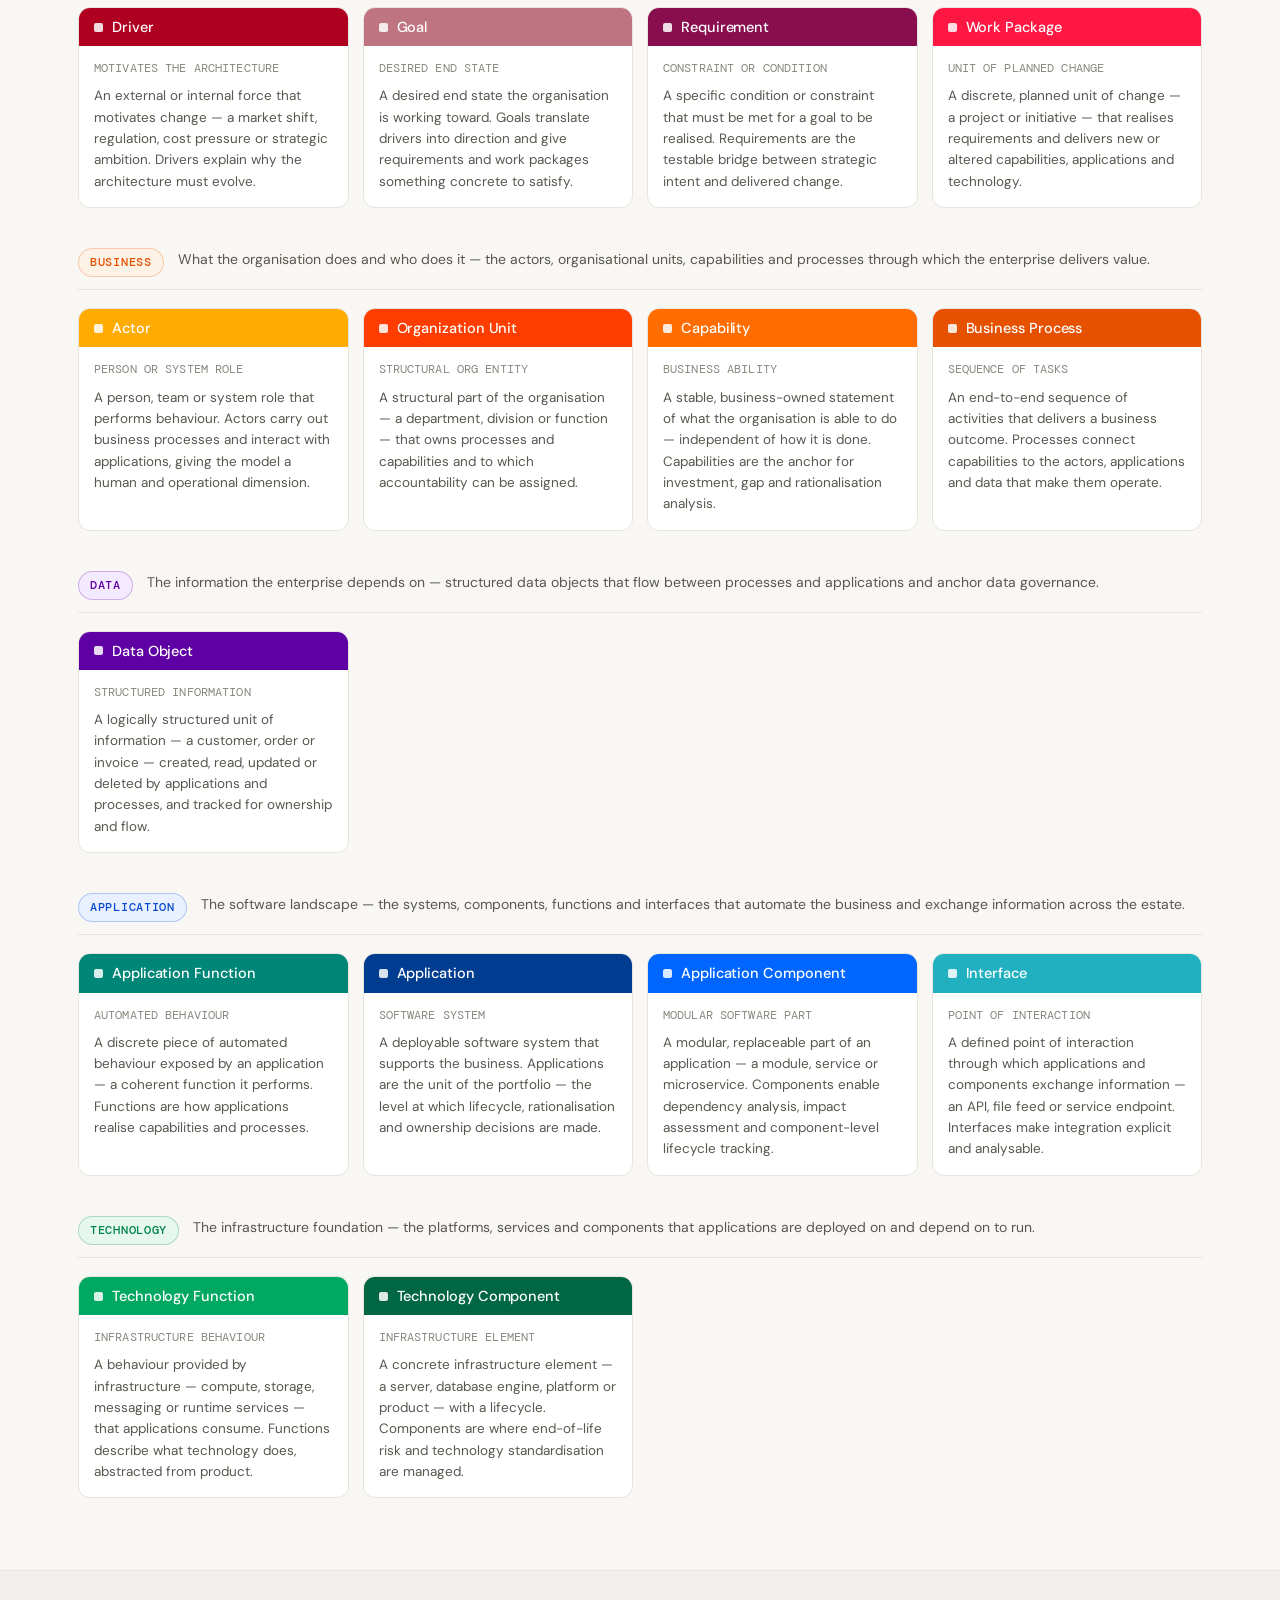
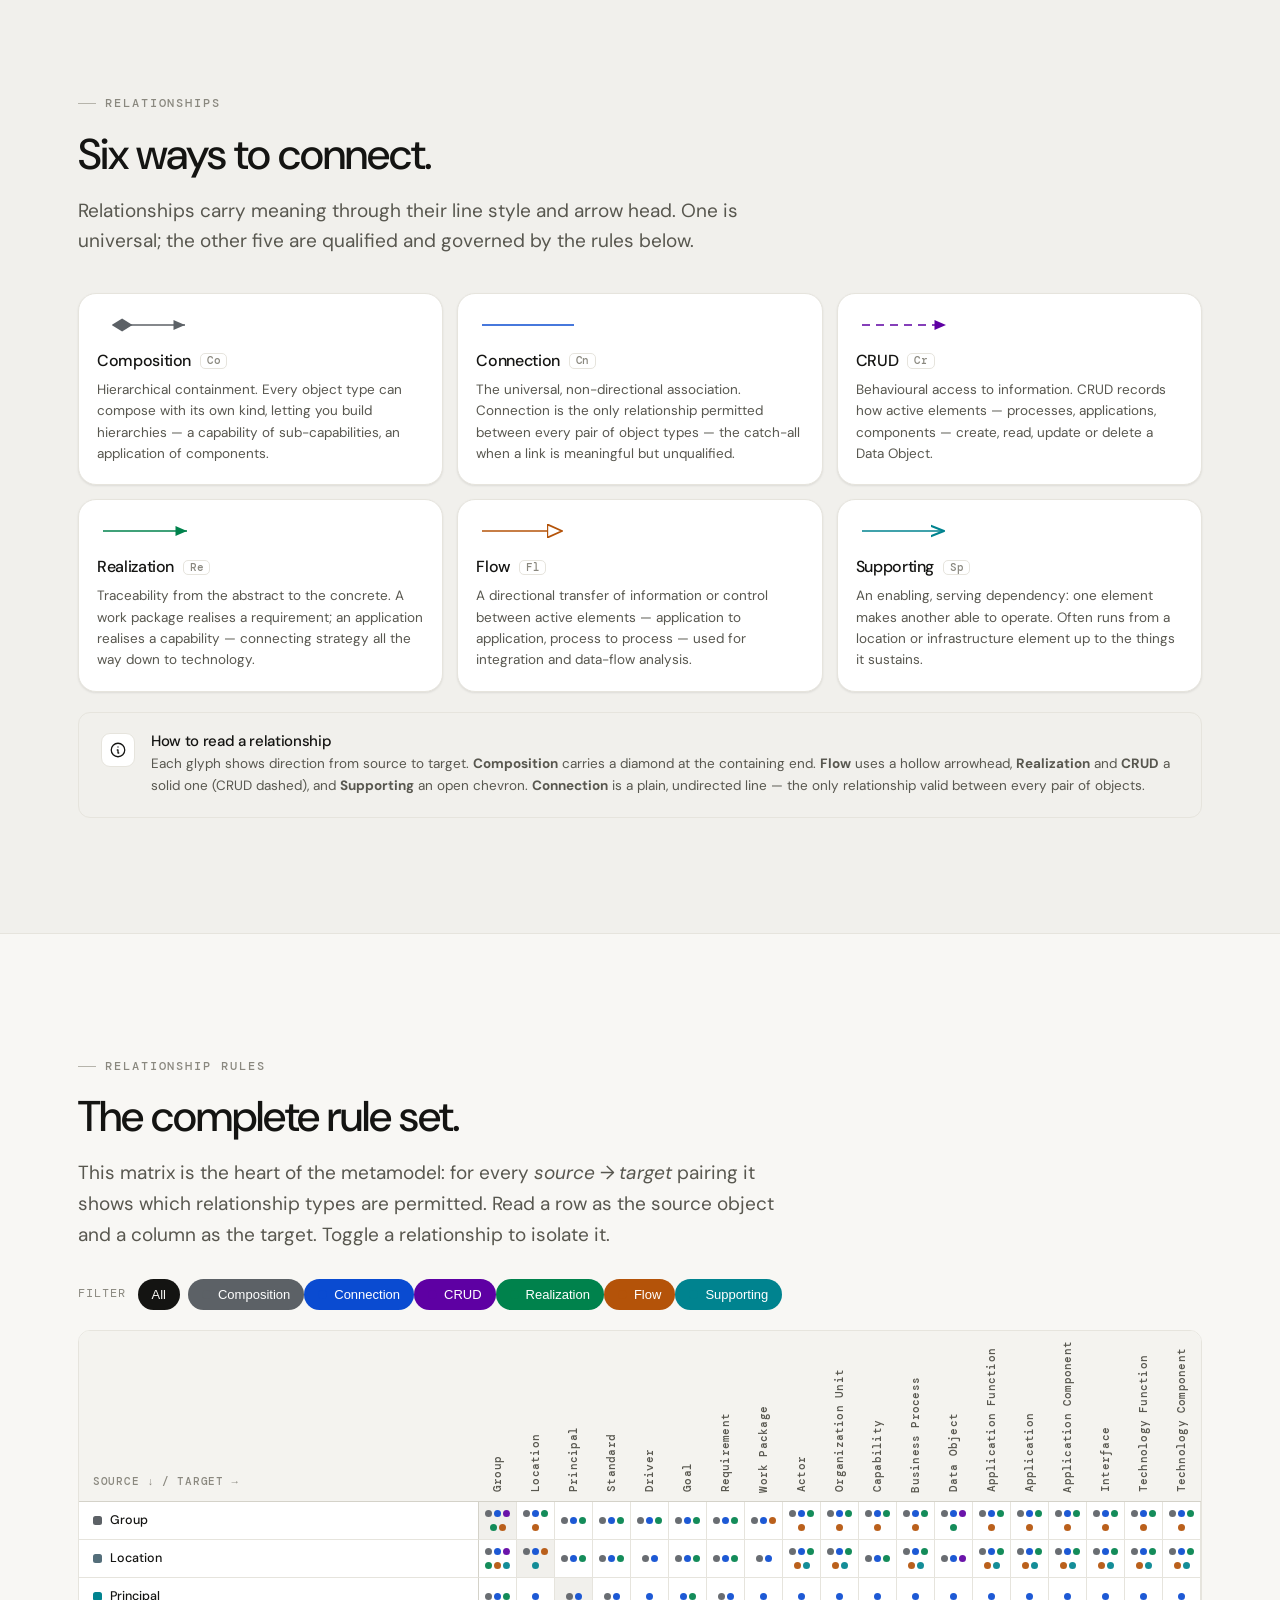
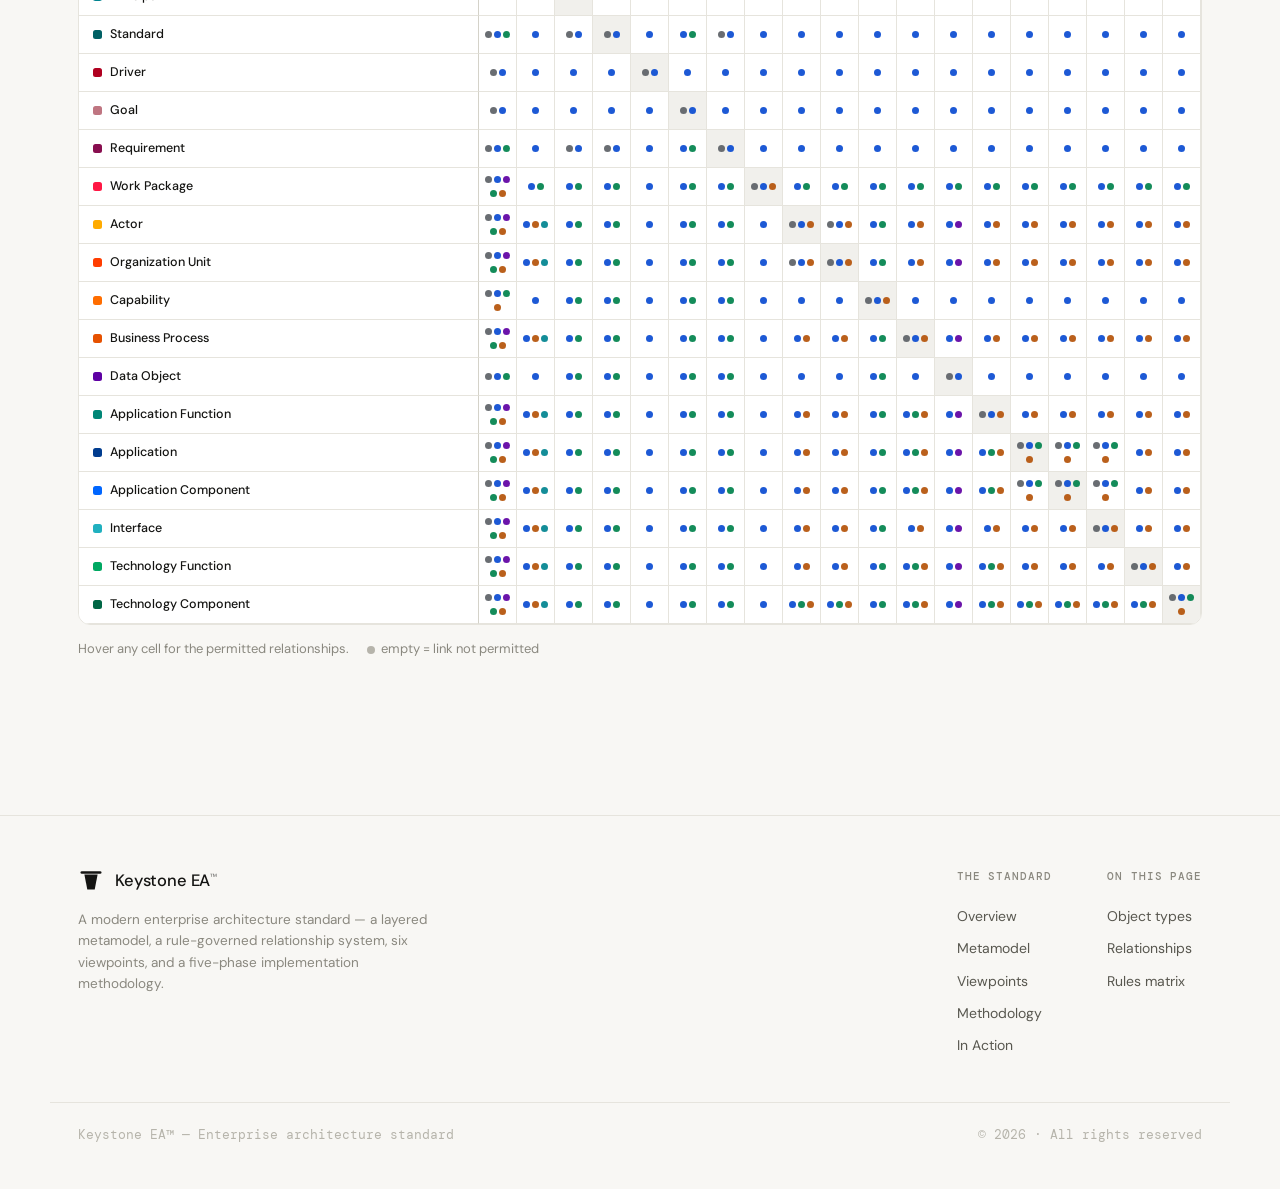
<file: metamodel.html>
<!DOCTYPE html>
<html lang="en">
<head>
<meta charset="UTF-8" />
<meta name="viewport" content="width=device-width, initial-scale=1.0" />
<title>Metamodel — Keystone EA™</title>
<meta name="description" content="The Keystone EA™ metamodel: 19 object types across 7 layers, 6 relationship types, and the complete relationship rules matrix defining every valid link." />
<link rel="preconnect" href="https://fonts.googleapis.com" />
<link rel="preconnect" href="https://fonts.gstatic.com" crossorigin />
<link href="https://fonts.googleapis.com/css2?family=DM+Sans:opsz,wght@9..40,300;9..40,400;9..40,500&family=DM+Mono:wght@400;500&display=swap" rel="stylesheet" />
<link rel="icon" href="data:image/svg+xml,%3Csvg xmlns='http://www.w3.org/2000/svg' viewBox='0 0 26 26'%3E%3Cpath d='M6.2 5H19.8L17 21H9Z' fill='%23141412'/%3E%3Crect x='3' y='3.5' width='20' height='2.4' rx='1.2' fill='%23141412'/%3E%3C/svg%3E" />
<link rel="stylesheet" href="assets/styles.css" />
<script>(function(){try{var t=localStorage.getItem('kea-theme');if(t==='dark'||(!t&&matchMedia('(prefers-color-scheme:dark)').matches))document.documentElement.setAttribute('data-theme','dark');}catch(e){}})();</script>
</head>
<body>

<nav class="nav"><div class="nav-inner">
  <a class="brand" href="index.html" aria-label="Keystone EA home">
    <svg class="brand-mark" viewBox="0 0 26 26" fill="none" aria-hidden="true">
      <rect x="2.5" y="3.2" width="21" height="2.6" rx="1.3" fill="currentColor"/>
      <path d="M6.4 6.6 H19.6 L16.7 21.6 H9.3 Z" fill="currentColor"/>
    </svg>
    <span class="brand-name">Keystone EA<sup>™</sup></span>
  </a>
  <div class="nav-links" id="navlinks">
    <a class="nav-link" href="index.html">Overview</a>
    <a class="nav-link" href="metamodel.html">Metamodel</a>
    <a class="nav-link" href="viewpoints.html">Viewpoints</a>
    <a class="nav-link" href="methodology.html">Methodology</a>
    <a class="nav-link" href="in-action.html">In Action</a>
  </div>
  <div class="nav-right">
    <button class="theme-btn" onclick="toggleTheme()" aria-label="Toggle colour theme" title="Toggle theme">
      <svg class="ico-moon" viewBox="0 0 24 24" fill="none" stroke="currentColor" stroke-width="1.7" stroke-linecap="round" stroke-linejoin="round"><path d="M21 12.8A9 9 0 1 1 11.2 3a7 7 0 0 0 9.8 9.8Z"/></svg>
      <svg class="ico-sun" viewBox="0 0 24 24" fill="none" stroke="currentColor" stroke-width="1.7" stroke-linecap="round" stroke-linejoin="round"><circle cx="12" cy="12" r="4.2"/><path d="M12 2.5v2.5M12 19v2.5M4.6 4.6l1.8 1.8M17.6 17.6l1.8 1.8M2.5 12H5M19 12h2.5M4.6 19.4l1.8-1.8M17.6 6.4l1.8-1.8"/></svg>
    </button>
    <button class="nav-toggle" aria-label="Open menu" aria-expanded="false">
      <svg viewBox="0 0 24 24" fill="none" stroke="currentColor" stroke-width="1.8" stroke-linecap="round"><path d="M3 6h18M3 12h18M3 18h18"/></svg>
    </button>
  </div>
</div></nav>

<!-- ── PAGE HEAD ──────────────────────────────────────── -->
<header class="page-head"><div class="wrap">
  <div class="breadcrumb reveal"><a href="index.html">Keystone EA</a> &nbsp;/&nbsp; Metamodel</div>
  <div class="reveal" style="max-width:760px">
    <span class="eyebrow">Pillar 01 — Metamodel</span>
    <h1 class="h-sec" style="font-size:clamp(32px,5vw,52px)">The vocabulary of the&nbsp;architecture.</h1>
    <p class="lede">The metamodel is the grammar of Keystone EA™. It defines the kinds of things you can model — <strong>19 object types</strong> grouped into <strong>7 layers</strong> — the <strong>6 relationship types</strong> that join them, and a complete rule set governing exactly which links are valid.</p>
  </div>
  <div class="stat-band reveal" style="margin-top:36px">
    <div class="stat"><div class="stat-n">7</div><div class="stat-l">Layers</div></div>
    <div class="stat"><div class="stat-n">19</div><div class="stat-l">Object types</div></div>
    <div class="stat"><div class="stat-n">6</div><div class="stat-l">Relationship types</div></div>
    <div class="stat"><div class="stat-n">361</div><div class="stat-l">Connectable pairs</div></div>
    <div class="stat"><div class="stat-n">6</div><div class="stat-l">Rule sets</div></div>
    <div class="stat"><div class="stat-n">1</div><div class="stat-l">Unified model</div></div>
  </div>
</div></header>

<!-- ── OBJECT TYPES ───────────────────────────────────── -->
<section class="section-pad" id="objects" style="padding-bottom:clamp(40px,6vw,72px)">
  <div class="wrap">
    <div style="max-width:680px;margin-bottom:10px" class="reveal">
      <span class="eyebrow">Object types</span>
      <h2 class="h-sec">Nineteen building blocks.</h2>
      <p class="lede">Every element in a Keystone EA™ model is an instance of one of these object types. Each belongs to exactly one layer and carries a precise meaning.</p>
    </div>
    <div id="object-layers"></div>
  </div>
</section>

<!-- ── RELATIONSHIPS ──────────────────────────────────── -->
<section class="section-pad" id="relationships" style="background:var(--bg-2);border-top:1px solid var(--border);border-bottom:1px solid var(--border)">
  <div class="wrap">
    <div style="max-width:680px;margin-bottom:36px" class="reveal">
      <span class="eyebrow">Relationships</span>
      <h2 class="h-sec">Six ways to connect.</h2>
      <p class="lede">Relationships carry meaning through their line style and arrow head. One is universal; the other five are qualified and governed by the rules below.</p>
    </div>
    <div class="rel-grid" id="rel-cards"></div>
    <div class="callout reveal" style="margin-top:20px">
      <div class="c-ico"><svg viewBox="0 0 24 24" fill="none" stroke="currentColor" stroke-width="1.7" stroke-linecap="round" stroke-linejoin="round"><circle cx="12" cy="12" r="9"/><path d="M12 8h.01M11 12h1v4h1"/></svg></div>
      <div>
        <h4>How to read a relationship</h4>
        <p>Each glyph shows direction from source to target. <strong>Composition</strong> carries a diamond at the containing end. <strong>Flow</strong> uses a hollow arrowhead, <strong>Realization</strong> and <strong>CRUD</strong> a solid one (CRUD dashed), and <strong>Supporting</strong> an open chevron. <strong>Connection</strong> is a plain, undirected line — the only relationship valid between every pair of objects.</p>
      </div>
    </div>
  </div>
</section>

<!-- ── RULES MATRIX ───────────────────────────────────── -->
<section class="section-pad" id="rules">
  <div class="wrap">
    <div style="max-width:720px;margin-bottom:28px" class="reveal">
      <span class="eyebrow">Relationship rules</span>
      <h2 class="h-sec">The complete rule set.</h2>
      <p class="lede">This matrix is the heart of the metamodel: for every <em>source → target</em> pairing it shows which relationship types are permitted. Read a row as the source object and a column as the target. Toggle a relationship to isolate it.</p>
    </div>
    <div class="matrix-controls reveal">
      <span class="ctl-label">Filter</span>
      <button class="chip-toggle" data-rel="__all" aria-pressed="true">All</button>
      <span id="rel-toggles"></span>
    </div>
    <div class="matrix-scroll reveal">
      <table class="matrix" id="rules-matrix"><thead></thead><tbody></tbody></table>
    </div>
    <div class="matrix-hint reveal">
      <span>Hover any cell for the permitted relationships.</span>
      <span class="matrix-legend-dot"><span class="rdot" style="background:var(--ink-4)"></span> empty = link not permitted</span>
    </div>
  </div>
</section>

<div class="cell-tip" id="cell-tip" role="tooltip"></div>

<!-- ── FOOTER ─────────────────────────────────────────── -->
<footer class="footer"><div class="wrap footer-inner">
  <div class="footer-brand">
    <a class="brand" href="index.html">
      <svg class="brand-mark" viewBox="0 0 26 26" fill="none" aria-hidden="true">
        <rect x="2.5" y="3.2" width="21" height="2.6" rx="1.3" fill="currentColor"/>
        <path d="M6.4 6.6 H19.6 L16.7 21.6 H9.3 Z" fill="currentColor"/>
      </svg>
      <span class="brand-name">Keystone EA<sup>™</sup></span>
    </a>
    <p>A modern enterprise architecture standard — a layered metamodel, a rule-governed relationship system, six viewpoints, and a five-phase implementation methodology.</p>
  </div>
  <div class="footer-cols">
    <div class="footer-col">
      <h5>The standard</h5>
      <a href="index.html">Overview</a>
      <a href="metamodel.html">Metamodel</a>
      <a href="viewpoints.html">Viewpoints</a>
      <a href="methodology.html">Methodology</a>
      <a href="in-action.html">In Action</a>
    </div>
    <div class="footer-col">
      <h5>On this page</h5>
      <a href="#objects">Object types</a>
      <a href="#relationships">Relationships</a>
      <a href="#rules">Rules matrix</a>
    </div>
  </div>
</div>
<div class="wrap footer-bottom">
  <span>Keystone EA™ — Enterprise architecture standard</span>
  <span>© <span id="year">2026</span> · All rights reserved</span>
</div></footer>

<script src="assets/data.js"></script>
<script src="assets/rules.js"></script>
<script src="assets/app.js"></script>
<script src="assets/metamodel.js"></script>
</body>
</html>
</file>
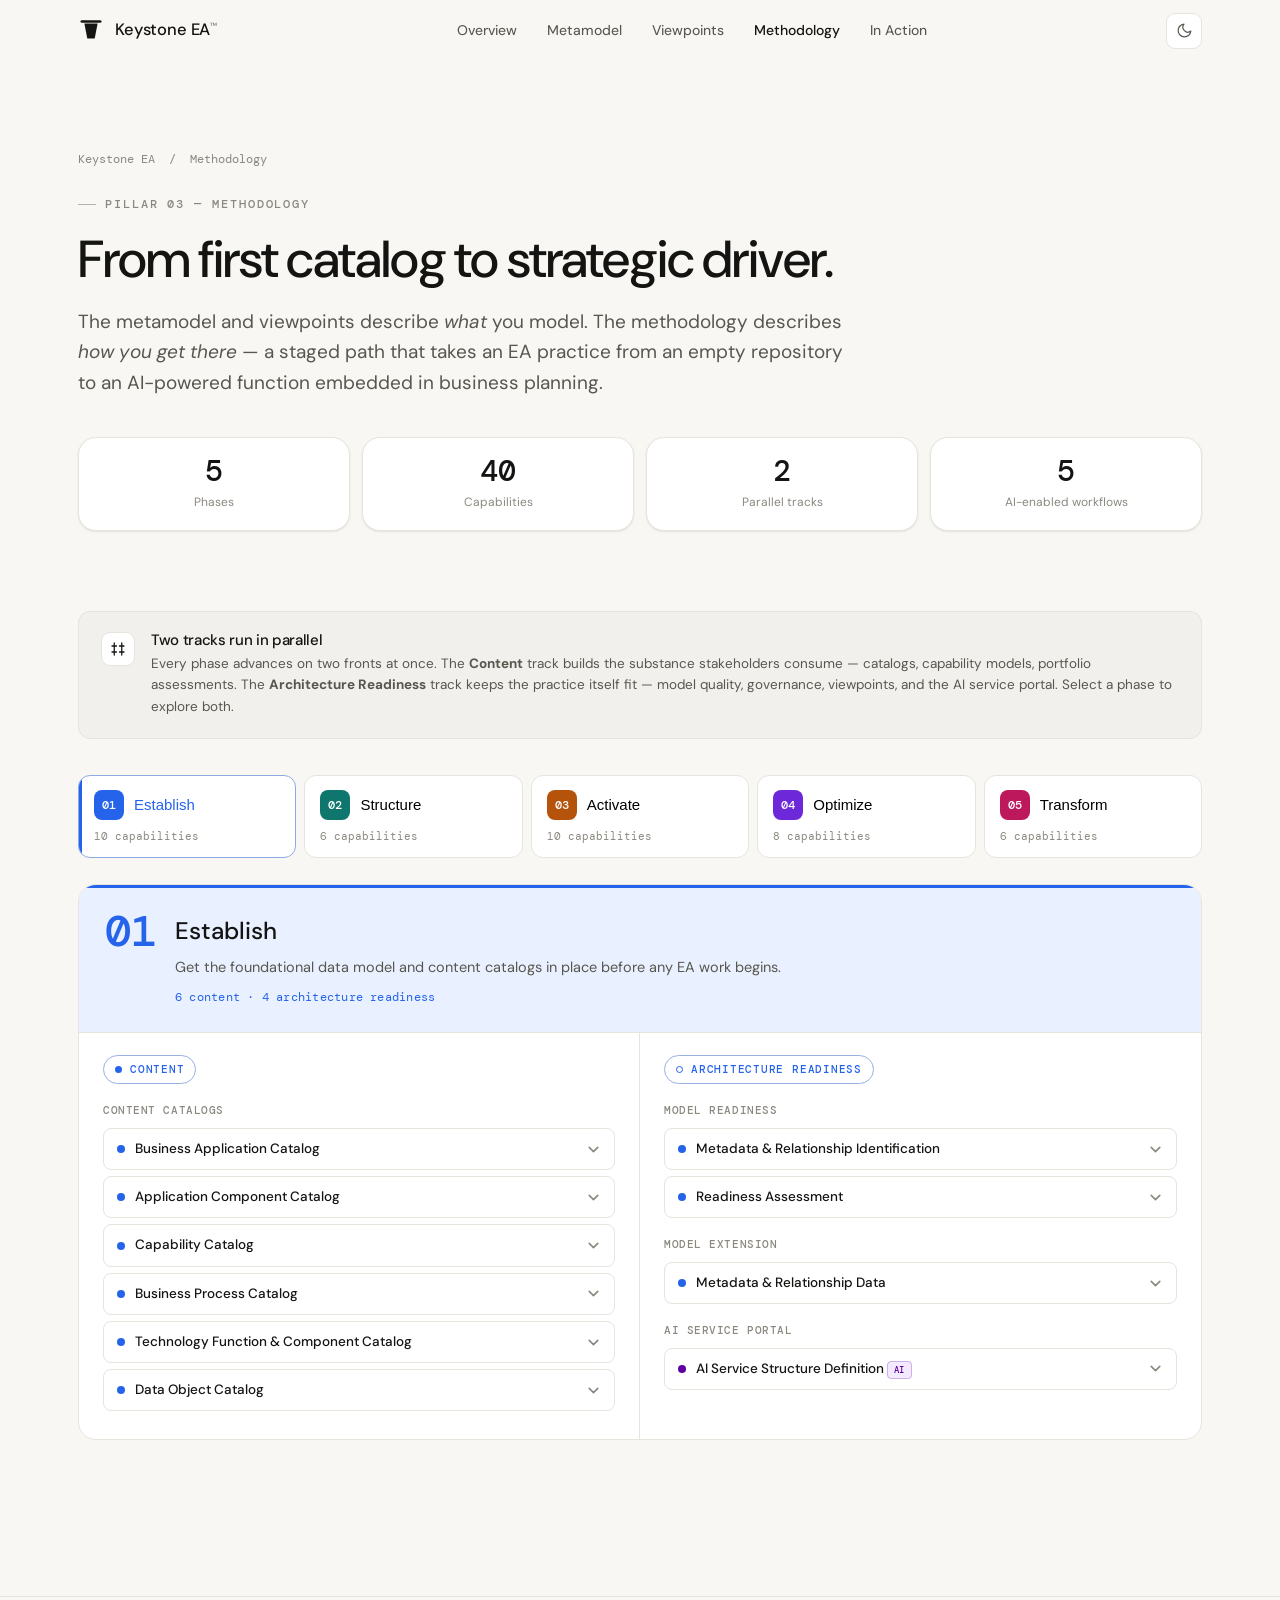
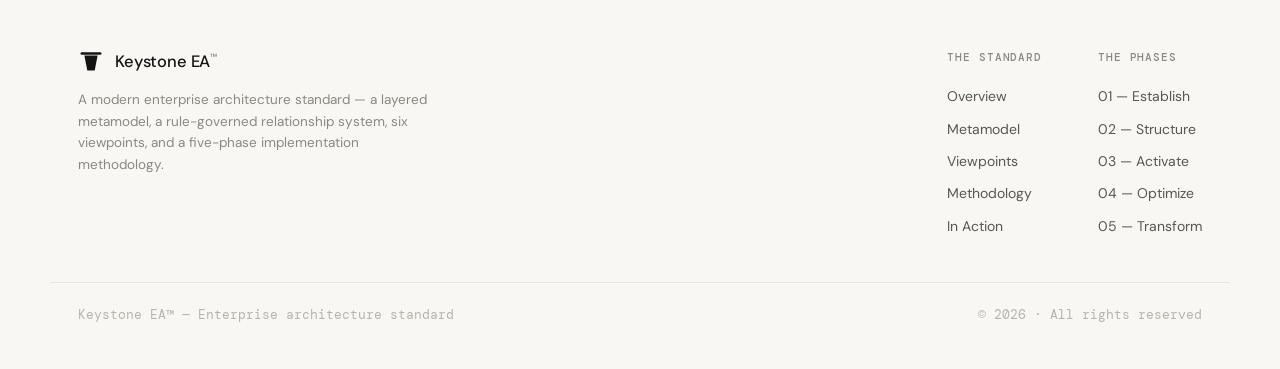
<file: methodology.html>
<!DOCTYPE html>
<html lang="en">
<head>
<meta charset="UTF-8" />
<meta name="viewport" content="width=device-width, initial-scale=1.0" />
<title>Methodology — Keystone EA™</title>
<meta name="description" content="The Keystone EA™ implementation methodology: five phases — Establish, Structure, Activate, Optimize, Transform — across parallel Content and Architecture Readiness tracks." />
<link rel="preconnect" href="https://fonts.googleapis.com" />
<link rel="preconnect" href="https://fonts.gstatic.com" crossorigin />
<link href="https://fonts.googleapis.com/css2?family=DM+Sans:opsz,wght@9..40,300;9..40,400;9..40,500&family=DM+Mono:wght@400;500&display=swap" rel="stylesheet" />
<link rel="icon" href="data:image/svg+xml,%3Csvg xmlns='http://www.w3.org/2000/svg' viewBox='0 0 26 26'%3E%3Cpath d='M6.2 5H19.8L17 21H9Z' fill='%23141412'/%3E%3Crect x='3' y='3.5' width='20' height='2.4' rx='1.2' fill='%23141412'/%3E%3C/svg%3E" />
<link rel="stylesheet" href="assets/styles.css" />
<script>(function(){try{var t=localStorage.getItem('kea-theme');if(t==='dark'||(!t&&matchMedia('(prefers-color-scheme:dark)').matches))document.documentElement.setAttribute('data-theme','dark');}catch(e){}})();</script>
</head>
<body>

<nav class="nav"><div class="nav-inner">
  <a class="brand" href="index.html" aria-label="Keystone EA home">
    <svg class="brand-mark" viewBox="0 0 26 26" fill="none" aria-hidden="true">
      <rect x="2.5" y="3.2" width="21" height="2.6" rx="1.3" fill="currentColor"/>
      <path d="M6.4 6.6 H19.6 L16.7 21.6 H9.3 Z" fill="currentColor"/>
    </svg>
    <span class="brand-name">Keystone EA<sup>™</sup></span>
  </a>
  <div class="nav-links" id="navlinks">
    <a class="nav-link" href="index.html">Overview</a>
    <a class="nav-link" href="metamodel.html">Metamodel</a>
    <a class="nav-link" href="viewpoints.html">Viewpoints</a>
    <a class="nav-link" href="methodology.html">Methodology</a>
    <a class="nav-link" href="in-action.html">In Action</a>
  </div>
  <div class="nav-right">
    <button class="theme-btn" onclick="toggleTheme()" aria-label="Toggle colour theme" title="Toggle theme">
      <svg class="ico-moon" viewBox="0 0 24 24" fill="none" stroke="currentColor" stroke-width="1.7" stroke-linecap="round" stroke-linejoin="round"><path d="M21 12.8A9 9 0 1 1 11.2 3a7 7 0 0 0 9.8 9.8Z"/></svg>
      <svg class="ico-sun" viewBox="0 0 24 24" fill="none" stroke="currentColor" stroke-width="1.7" stroke-linecap="round" stroke-linejoin="round"><circle cx="12" cy="12" r="4.2"/><path d="M12 2.5v2.5M12 19v2.5M4.6 4.6l1.8 1.8M17.6 17.6l1.8 1.8M2.5 12H5M19 12h2.5M4.6 19.4l1.8-1.8M17.6 6.4l1.8-1.8"/></svg>
    </button>
    <button class="nav-toggle" aria-label="Open menu" aria-expanded="false">
      <svg viewBox="0 0 24 24" fill="none" stroke="currentColor" stroke-width="1.8" stroke-linecap="round"><path d="M3 6h18M3 12h18M3 18h18"/></svg>
    </button>
  </div>
</div></nav>

<header class="page-head"><div class="wrap">
  <div class="breadcrumb reveal"><a href="index.html">Keystone EA</a> &nbsp;/&nbsp; Methodology</div>
  <div class="reveal" style="max-width:780px">
    <span class="eyebrow">Pillar 03 — Methodology</span>
    <h1 class="h-sec" style="font-size:clamp(32px,5vw,52px)">From first catalog to strategic&nbsp;driver.</h1>
    <p class="lede">The metamodel and viewpoints describe <em>what</em> you model. The methodology describes <em>how you get there</em> — a staged path that takes an EA practice from an empty repository to an AI-powered function embedded in business planning.</p>
  </div>
  <div class="method-stats reveal" id="method-stats" style="margin-top:38px"></div>
</div></header>

<section class="section-pad" style="padding-top:clamp(20px,3vw,36px)">
  <div class="wrap">
    <div class="callout reveal" style="margin-bottom:36px">
      <div class="c-ico"><svg viewBox="0 0 24 24" fill="none" stroke="currentColor" stroke-width="1.7" stroke-linecap="round" stroke-linejoin="round"><path d="M7 4v16M17 4v16M4 8h6M14 16h6M4 16h6M14 8h6"/></svg></div>
      <div>
        <h4>Two tracks run in parallel</h4>
        <p>Every phase advances on two fronts at once. The <strong>Content</strong> track builds the substance stakeholders consume — catalogs, capability models, portfolio assessments. The <strong>Architecture Readiness</strong> track keeps the practice itself fit — model quality, governance, viewpoints, and the AI service portal. Select a phase to explore both.</p>
      </div>
    </div>

    <div class="phase-rail reveal" id="phase-rail"></div>
    <div class="reveal" id="phase-panel"></div>
  </div>
</section>

<footer class="footer"><div class="wrap footer-inner">
  <div class="footer-brand">
    <a class="brand" href="index.html">
      <svg class="brand-mark" viewBox="0 0 26 26" fill="none" aria-hidden="true">
        <rect x="2.5" y="3.2" width="21" height="2.6" rx="1.3" fill="currentColor"/>
        <path d="M6.4 6.6 H19.6 L16.7 21.6 H9.3 Z" fill="currentColor"/>
      </svg>
      <span class="brand-name">Keystone EA<sup>™</sup></span>
    </a>
    <p>A modern enterprise architecture standard — a layered metamodel, a rule-governed relationship system, six viewpoints, and a five-phase implementation methodology.</p>
  </div>
  <div class="footer-cols">
    <div class="footer-col">
      <h5>The standard</h5>
      <a href="index.html">Overview</a>
      <a href="metamodel.html">Metamodel</a>
      <a href="viewpoints.html">Viewpoints</a>
      <a href="methodology.html">Methodology</a>
      <a href="in-action.html">In Action</a>
    </div>
    <div class="footer-col">
      <h5>The phases</h5>
      <a href="#" data-jump="0">01 — Establish</a>
      <a href="#" data-jump="1">02 — Structure</a>
      <a href="#" data-jump="2">03 — Activate</a>
      <a href="#" data-jump="3">04 — Optimize</a>
      <a href="#" data-jump="4">05 — Transform</a>
    </div>
  </div>
</div>
<div class="wrap footer-bottom">
  <span>Keystone EA™ — Enterprise architecture standard</span>
  <span>© <span id="year">2026</span> · All rights reserved</span>
</div></footer>

<script src="assets/data.js"></script>
<script src="assets/app.js"></script>
<script src="assets/methodology.js"></script>
</body>
</html>
</file>
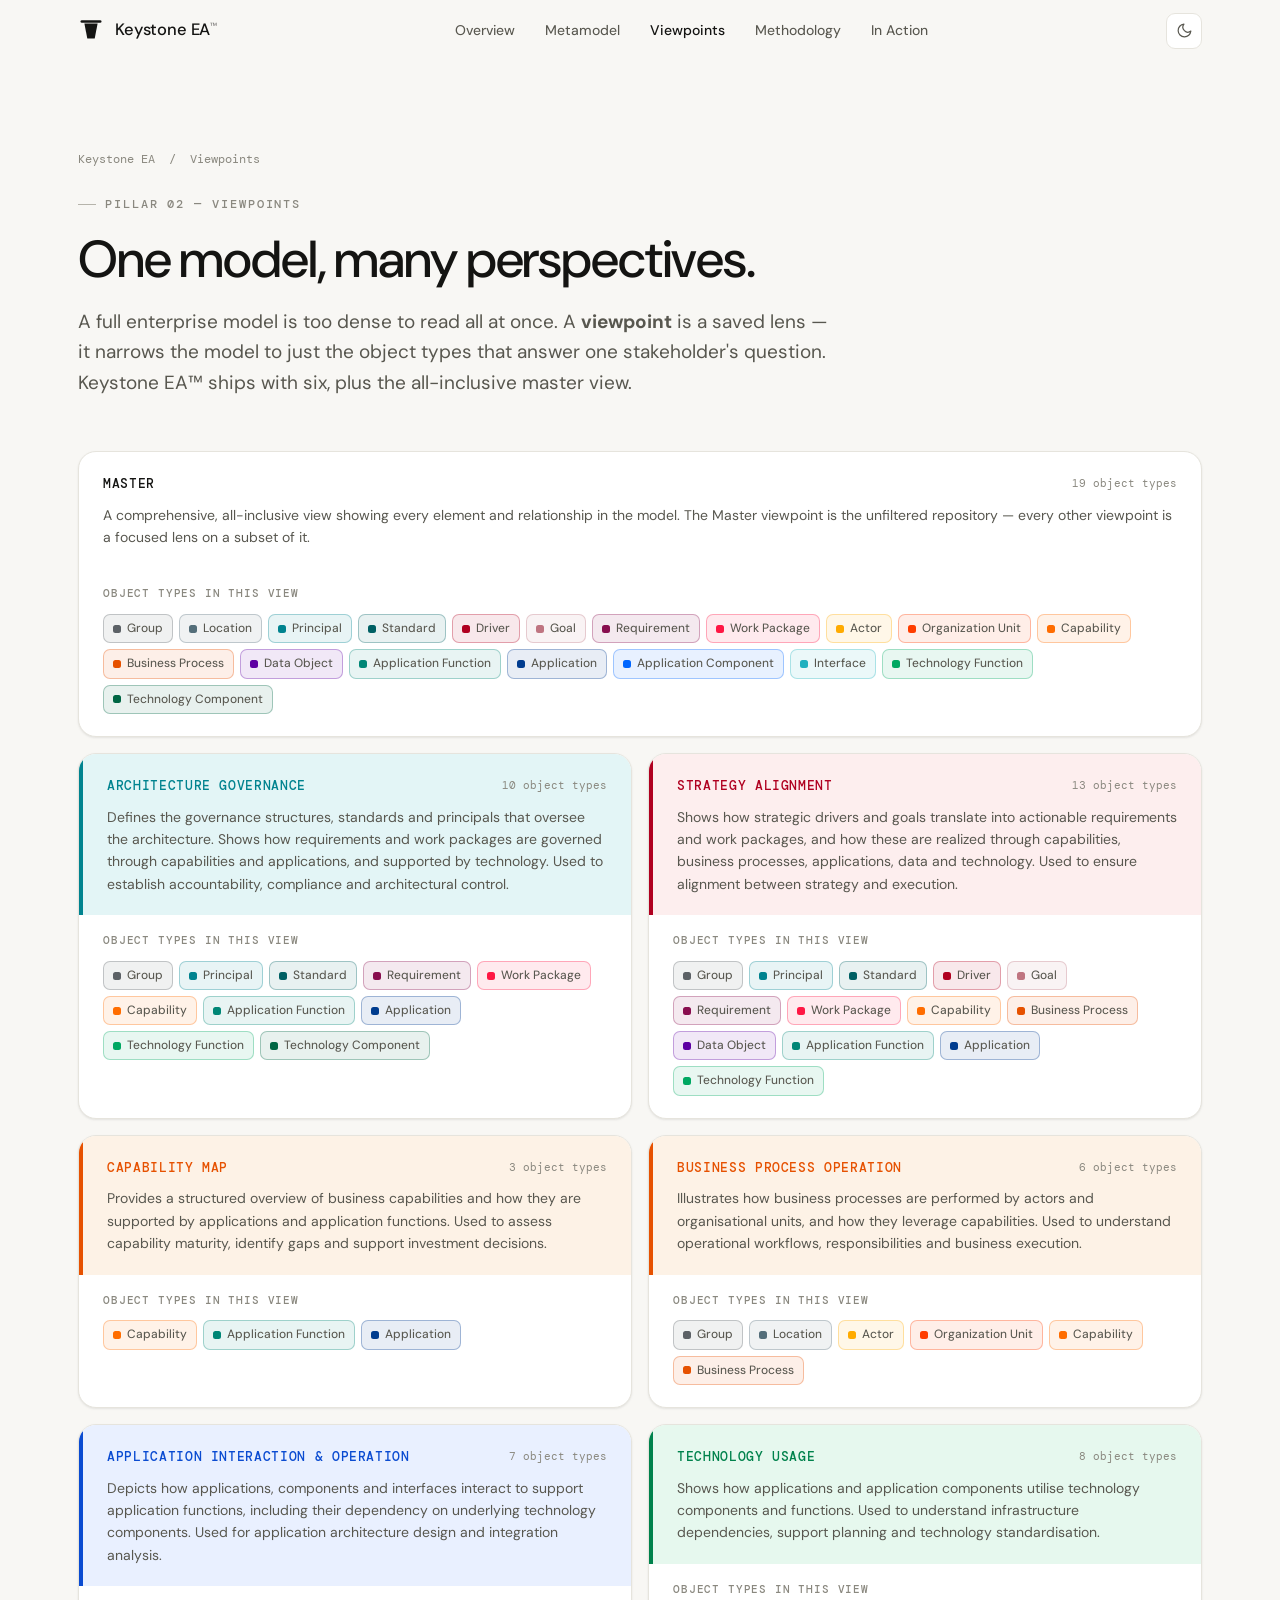
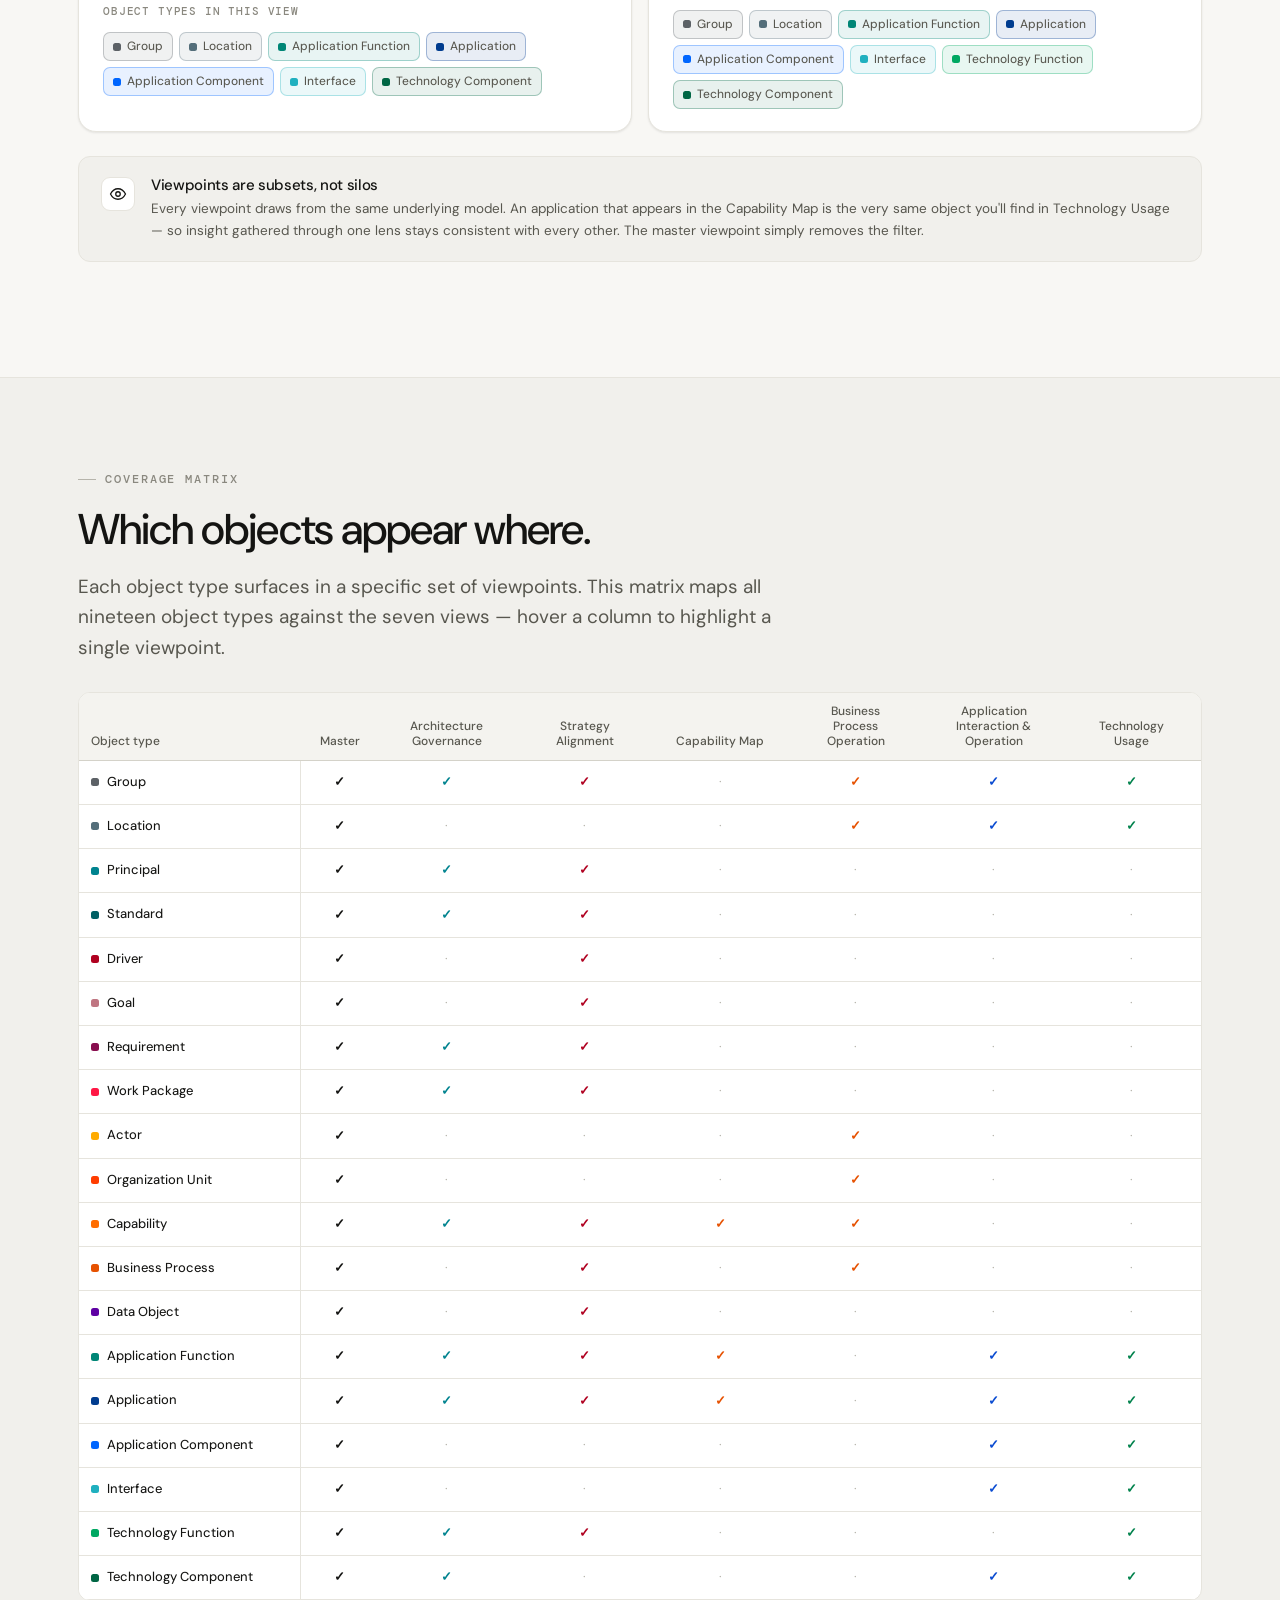
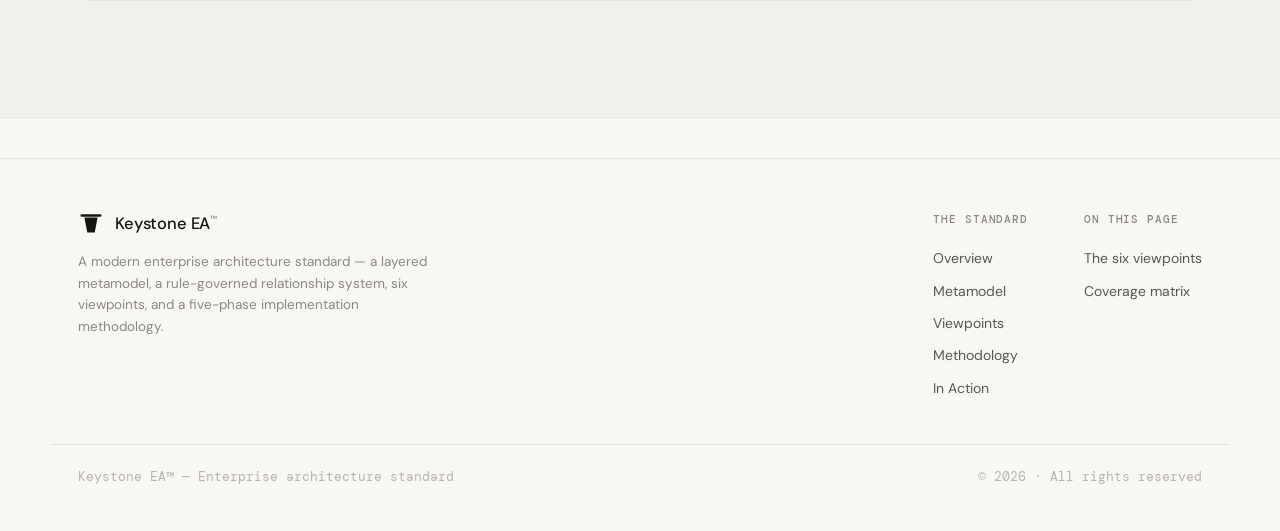
<file: viewpoints.html>
<!DOCTYPE html>
<html lang="en">
<head>
<meta charset="UTF-8" />
<meta name="viewport" content="width=device-width, initial-scale=1.0" />
<title>Viewpoints — Keystone EA™</title>
<meta name="description" content="The Keystone EA™ viewpoint library: six curated perspectives on the architecture — governance, strategy, capability, process, application and technology — plus the master view." />
<link rel="preconnect" href="https://fonts.googleapis.com" />
<link rel="preconnect" href="https://fonts.gstatic.com" crossorigin />
<link href="https://fonts.googleapis.com/css2?family=DM+Sans:opsz,wght@9..40,300;9..40,400;9..40,500&family=DM+Mono:wght@400;500&display=swap" rel="stylesheet" />
<link rel="icon" href="data:image/svg+xml,%3Csvg xmlns='http://www.w3.org/2000/svg' viewBox='0 0 26 26'%3E%3Cpath d='M6.2 5H19.8L17 21H9Z' fill='%23141412'/%3E%3Crect x='3' y='3.5' width='20' height='2.4' rx='1.2' fill='%23141412'/%3E%3C/svg%3E" />
<link rel="stylesheet" href="assets/styles.css" />
<script>(function(){try{var t=localStorage.getItem('kea-theme');if(t==='dark'||(!t&&matchMedia('(prefers-color-scheme:dark)').matches))document.documentElement.setAttribute('data-theme','dark');}catch(e){}})();</script>
</head>
<body>

<nav class="nav"><div class="nav-inner">
  <a class="brand" href="index.html" aria-label="Keystone EA home">
    <svg class="brand-mark" viewBox="0 0 26 26" fill="none" aria-hidden="true">
      <rect x="2.5" y="3.2" width="21" height="2.6" rx="1.3" fill="currentColor"/>
      <path d="M6.4 6.6 H19.6 L16.7 21.6 H9.3 Z" fill="currentColor"/>
    </svg>
    <span class="brand-name">Keystone EA<sup>™</sup></span>
  </a>
  <div class="nav-links" id="navlinks">
    <a class="nav-link" href="index.html">Overview</a>
    <a class="nav-link" href="metamodel.html">Metamodel</a>
    <a class="nav-link" href="viewpoints.html">Viewpoints</a>
    <a class="nav-link" href="methodology.html">Methodology</a>
    <a class="nav-link" href="in-action.html">In Action</a>
  </div>
  <div class="nav-right">
    <button class="theme-btn" onclick="toggleTheme()" aria-label="Toggle colour theme" title="Toggle theme">
      <svg class="ico-moon" viewBox="0 0 24 24" fill="none" stroke="currentColor" stroke-width="1.7" stroke-linecap="round" stroke-linejoin="round"><path d="M21 12.8A9 9 0 1 1 11.2 3a7 7 0 0 0 9.8 9.8Z"/></svg>
      <svg class="ico-sun" viewBox="0 0 24 24" fill="none" stroke="currentColor" stroke-width="1.7" stroke-linecap="round" stroke-linejoin="round"><circle cx="12" cy="12" r="4.2"/><path d="M12 2.5v2.5M12 19v2.5M4.6 4.6l1.8 1.8M17.6 17.6l1.8 1.8M2.5 12H5M19 12h2.5M4.6 19.4l1.8-1.8M17.6 6.4l1.8-1.8"/></svg>
    </button>
    <button class="nav-toggle" aria-label="Open menu" aria-expanded="false">
      <svg viewBox="0 0 24 24" fill="none" stroke="currentColor" stroke-width="1.8" stroke-linecap="round"><path d="M3 6h18M3 12h18M3 18h18"/></svg>
    </button>
  </div>
</div></nav>

<header class="page-head"><div class="wrap">
  <div class="breadcrumb reveal"><a href="index.html">Keystone EA</a> &nbsp;/&nbsp; Viewpoints</div>
  <div class="reveal" style="max-width:760px">
    <span class="eyebrow">Pillar 02 — Viewpoints</span>
    <h1 class="h-sec" style="font-size:clamp(32px,5vw,52px)">One model, many&nbsp;perspectives.</h1>
    <p class="lede">A full enterprise model is too dense to read all at once. A <strong>viewpoint</strong> is a saved lens — it narrows the model to just the object types that answer one stakeholder's question. Keystone EA™ ships with six, plus the all-inclusive master view.</p>
  </div>
</div></header>

<section class="section-pad" style="padding-top:clamp(28px,4vw,44px)">
  <div class="wrap">
    <div class="vp-grid" id="vp-cards"></div>

    <div class="callout reveal" style="margin-top:24px">
      <div class="c-ico"><svg viewBox="0 0 24 24" fill="none" stroke="currentColor" stroke-width="1.7" stroke-linecap="round" stroke-linejoin="round"><path d="M2 12s3.5-7 10-7 10 7 10 7-3.5 7-10 7-10-7-10-7Z"/><circle cx="12" cy="12" r="3"/></svg></div>
      <div>
        <h4>Viewpoints are subsets, not silos</h4>
        <p>Every viewpoint draws from the same underlying model. An application that appears in the Capability Map is the very same object you'll find in Technology Usage — so insight gathered through one lens stays consistent with every other. The master viewpoint simply removes the filter.</p>
      </div>
    </div>
  </div>
</section>

<!-- ── MATRIX ─────────────────────────────────────────── -->
<section class="section-pad" id="matrix" style="background:var(--bg-2);border-top:1px solid var(--border);border-bottom:1px solid var(--border);padding-top:clamp(48px,7vw,84px)">
  <div class="wrap">
    <div style="max-width:720px;margin-bottom:28px" class="reveal">
      <span class="eyebrow">Coverage matrix</span>
      <h2 class="h-sec">Which objects appear&nbsp;where.</h2>
      <p class="lede">Each object type surfaces in a specific set of viewpoints. This matrix maps all nineteen object types against the seven views — hover a column to highlight a single viewpoint.</p>
    </div>
    <div class="vpm-scroll reveal">
      <table class="vpm" id="vp-matrix"><thead></thead><tbody></tbody></table>
    </div>
  </div>
</section>

<footer class="footer"><div class="wrap footer-inner">
  <div class="footer-brand">
    <a class="brand" href="index.html">
      <svg class="brand-mark" viewBox="0 0 26 26" fill="none" aria-hidden="true">
        <rect x="2.5" y="3.2" width="21" height="2.6" rx="1.3" fill="currentColor"/>
        <path d="M6.4 6.6 H19.6 L16.7 21.6 H9.3 Z" fill="currentColor"/>
      </svg>
      <span class="brand-name">Keystone EA<sup>™</sup></span>
    </a>
    <p>A modern enterprise architecture standard — a layered metamodel, a rule-governed relationship system, six viewpoints, and a five-phase implementation methodology.</p>
  </div>
  <div class="footer-cols">
    <div class="footer-col">
      <h5>The standard</h5>
      <a href="index.html">Overview</a>
      <a href="metamodel.html">Metamodel</a>
      <a href="viewpoints.html">Viewpoints</a>
      <a href="methodology.html">Methodology</a>
      <a href="in-action.html">In Action</a>
    </div>
    <div class="footer-col">
      <h5>On this page</h5>
      <a href="#vp-cards">The six viewpoints</a>
      <a href="#matrix">Coverage matrix</a>
    </div>
  </div>
</div>
<div class="wrap footer-bottom">
  <span>Keystone EA™ — Enterprise architecture standard</span>
  <span>© <span id="year">2026</span> · All rights reserved</span>
</div></footer>

<script src="assets/data.js"></script>
<script src="assets/app.js"></script>
<script src="assets/viewpoints.js"></script>
</body>
</html>
</file>
<file: assets/styles.css>
/* ============================================================
   Keystone EA™ — Design System
   ============================================================ */

*, *::before, *::after { box-sizing: border-box; margin: 0; padding: 0; }

:root {
  --font: 'DM Sans', -apple-system, BlinkMacSystemFont, 'Segoe UI', Helvetica, Arial, sans-serif;
  --mono: 'DM Mono', ui-monospace, 'SF Mono', Menlo, monospace;

  /* Surfaces — warm paper */
  --bg: #F8F7F4;
  --bg-2: #F1F0EC;
  --card: #FFFFFF;
  --surface: #F4F3EF;
  --ink: #141412;
  --ink-2: #58574F;
  --ink-3: #8A887F;
  --ink-4: #B6B4AB;
  --border: #E6E4DD;
  --border-2: #D4D2C9;
  --shadow-sm: 0 1px 2px rgba(20,20,18,.04), 0 1px 3px rgba(20,20,18,.05);
  --shadow-md: 0 4px 16px rgba(20,20,18,.07), 0 1px 3px rgba(20,20,18,.05);
  --shadow-lg: 0 18px 48px rgba(20,20,18,.13), 0 4px 12px rgba(20,20,18,.07);

  /* Layer accents */
  --l-supporting: #5C6166;
  --l-governance: #00838F;
  --l-strategy:   #B00020;
  --l-business:   #E65100;
  --l-data:       #5E00A3;
  --l-application:#0a4bd1;
  --l-technology: #00824c;

  --l-supporting-soft: #f1efea;
  --l-governance-soft: #e3f5f6;
  --l-strategy-soft:   #fdeeee;
  --l-business-soft:   #fdf2e6;
  --l-data-soft:       #f4eaff;
  --l-application-soft:#e9f0ff;
  --l-technology-soft: #e6f8ee;

  --radius-sm: 8px;
  --radius: 12px;
  --radius-lg: 18px;
  --radius-xl: 26px;

  --maxw: 1180px;
  --nav-h: 62px;
  --ease: cubic-bezier(.22,.61,.36,1);
}

[data-theme="dark"] {
  --bg: #100F0D;
  --bg-2: #16150F;
  --card: #1B1A16;
  --surface: #211F1A;
  --ink: #F4F3EE;
  --ink-2: #B6B4AA;
  --ink-3: #86847B;
  --ink-4: #5A584F;
  --border: #2B2A24;
  --border-2: #3A3832;
  --shadow-sm: 0 1px 2px rgba(0,0,0,.3);
  --shadow-md: 0 6px 20px rgba(0,0,0,.45);
  --shadow-lg: 0 22px 54px rgba(0,0,0,.6);

  --l-supporting-soft: #211f1a;
  --l-governance-soft: #0a2729;
  --l-strategy-soft:   #2a0f12;
  --l-business-soft:   #281708;
  --l-data-soft:       #1f0f2e;
  --l-application-soft:#0c1733;
  --l-technology-soft: #07271a;

  --l-supporting: #9aa0a6;
  --l-governance: #2bc2cf;
  --l-strategy:   #ff5a6e;
  --l-business:   #ff9248;
  --l-data:       #c08cff;
  --l-application:#6f9bff;
  --l-technology: #34c98a;
}

html { scroll-behavior: smooth; scroll-padding-top: calc(var(--nav-h) + 18px); -webkit-text-size-adjust: 100%; }
@media (prefers-reduced-motion: reduce) { html { scroll-behavior: auto; } }

body {
  font-family: var(--font);
  background: var(--bg);
  color: var(--ink);
  line-height: 1.6;
  -webkit-font-smoothing: antialiased;
  text-rendering: optimizeLegibility;
  overflow-x: hidden;
}

::selection { background: rgba(10,75,209,.16); }
[data-theme="dark"] ::selection { background: rgba(111,155,255,.28); }

a { color: inherit; text-decoration: none; }
img, svg { display: block; max-width: 100%; }

/* ── Layout primitives ──────────────────────────────────── */
.wrap { max-width: var(--maxw); margin: 0 auto; padding: 0 28px; }
.wrap-narrow { max-width: 880px; margin: 0 auto; padding: 0 28px; }
section { position: relative; }
.section-pad { padding: clamp(56px, 9vw, 116px) 0; }
.hr { height: 1px; background: var(--border); border: 0; }

/* ── Eyebrow / section heading ──────────────────────────── */
.eyebrow {
  font-family: var(--mono); font-size: 12px; font-weight: 500;
  letter-spacing: .16em; text-transform: uppercase; color: var(--ink-3);
  display: inline-flex; align-items: center; gap: 9px;
}
.eyebrow::before {
  content: ''; width: 18px; height: 1px; background: var(--ink-4); display: inline-block;
}
.eyebrow.no-rule::before { display: none; }
h1, h2, h3, h4 { line-height: 1.12; letter-spacing: -.022em; font-weight: 500; }
.h-sec { font-size: clamp(28px, 4.2vw, 43px); margin: 16px 0 0; font-weight: 500; }
.lede { font-size: clamp(16px, 1.7vw, 19px); color: var(--ink-2); max-width: 62ch; margin-top: 18px; line-height: 1.62; }

/* ── Nav ────────────────────────────────────────────────── */
.nav {
  position: sticky; top: 0; z-index: 100; height: var(--nav-h);
  background: color-mix(in srgb, var(--bg) 82%, transparent);
  backdrop-filter: saturate(180%) blur(14px);
  -webkit-backdrop-filter: saturate(180%) blur(14px);
  border-bottom: 1px solid transparent; transition: border-color .3s, background .3s;
}
.nav.scrolled { border-bottom-color: var(--border); }
.nav-inner { max-width: var(--maxw); margin: 0 auto; padding: 0 28px; height: 100%;
  display: flex; align-items: center; justify-content: space-between; gap: 20px; }
.brand { display: inline-flex; align-items: center; gap: 11px; flex-shrink: 0; }
.brand-mark { width: 26px; height: 26px; flex-shrink: 0; color: var(--ink); }
.brand-name { font-size: 16.5px; font-weight: 500; letter-spacing: -.01em; }
.brand-name sup { font-size: 9px; font-weight: 500; opacity: .5; top: -.7em; }
.nav-links { display: flex; align-items: center; gap: 4px; }
.nav-link {
  font-size: 14px; color: var(--ink-2); padding: 7px 13px; border-radius: 8px;
  font-weight: 450; transition: color .15s, background .15s; position: relative;
}
.nav-link:hover { color: var(--ink); background: var(--bg-2); }
.nav-link.active { color: var(--ink); font-weight: 500; }
.nav-right { display: flex; align-items: center; gap: 8px; }
.theme-btn {
  width: 36px; height: 36px; border-radius: 9px; border: 1px solid var(--border);
  background: var(--card); color: var(--ink-2); cursor: pointer; display: grid; place-items: center;
  transition: color .15s, border-color .15s, transform .2s;
}
.theme-btn:hover { color: var(--ink); border-color: var(--border-2); }
.theme-btn:active { transform: scale(.92); }
.theme-btn svg { width: 17px; height: 17px; }
.theme-btn .ico-sun { display: none; }
[data-theme="dark"] .theme-btn .ico-sun { display: block; }
[data-theme="dark"] .theme-btn .ico-moon { display: none; }
.nav-toggle { display: none; width: 36px; height: 36px; border-radius: 9px; border: 1px solid var(--border);
  background: var(--card); color: var(--ink); cursor: pointer; place-items: center; }
.nav-toggle svg { width: 18px; height: 18px; }

@media (max-width: 760px) {
  .nav-links {
    position: fixed; inset: var(--nav-h) 0 auto 0; flex-direction: column; align-items: stretch;
    background: var(--bg); border-bottom: 1px solid var(--border); padding: 10px 18px 18px; gap: 2px;
    transform: translateY(-130%); transition: transform .32s var(--ease); box-shadow: var(--shadow-md);
  }
  .nav-links.open { transform: translateY(0); }
  .nav-link { padding: 12px 14px; font-size: 15.5px; }
  .nav-toggle { display: grid; }
}

/* ── Buttons ────────────────────────────────────────────── */
.btn {
  display: inline-flex; align-items: center; gap: 9px; font-family: var(--font);
  font-size: 14.5px; font-weight: 500; padding: 12px 20px; border-radius: 11px;
  cursor: pointer; border: 1px solid transparent; transition: transform .2s var(--ease), box-shadow .2s, background .2s, border-color .2s;
}
.btn svg { width: 16px; height: 16px; }
.btn-primary { background: var(--ink); color: var(--bg); }
.btn-primary:hover { transform: translateY(-2px); box-shadow: var(--shadow-md); }
.btn-ghost { background: transparent; color: var(--ink); border-color: var(--border-2); }
.btn-ghost:hover { background: var(--card); border-color: var(--ink-4); transform: translateY(-2px); }

/* ── Hero ───────────────────────────────────────────────── */
.hero { padding: clamp(56px, 11vw, 132px) 0 clamp(48px, 7vw, 92px); position: relative; overflow: hidden; }
.hero-grid { position: absolute; inset: 0; z-index: 0; pointer-events: none;
  background-image: linear-gradient(var(--border) 1px, transparent 1px), linear-gradient(90deg, var(--border) 1px, transparent 1px);
  background-size: 58px 58px; opacity: .4;
  mask-image: radial-gradient(ellipse 90% 70% at 70% 0%, #000 0%, transparent 72%);
  -webkit-mask-image: radial-gradient(ellipse 90% 70% at 70% 0%, #000 0%, transparent 72%);
}
.hero-inner { position: relative; z-index: 1; }
.hero-badge {
  display: inline-flex; align-items: center; gap: 8px; font-family: var(--mono);
  font-size: 12px; letter-spacing: .04em; color: var(--ink-2);
  background: var(--card); border: 1px solid var(--border); border-radius: 999px;
  padding: 6px 14px 6px 10px; margin-bottom: 28px; box-shadow: var(--shadow-sm);
}
.hero-badge .dot { width: 7px; height: 7px; border-radius: 50%; background: var(--l-technology);
  box-shadow: 0 0 0 3px color-mix(in srgb, var(--l-technology) 22%, transparent); }
.hero h1 {
  font-size: clamp(38px, 7vw, 78px); font-weight: 500; letter-spacing: -.035em; line-height: 1.0;
}
.hero h1 .muted { color: var(--ink-3); }
.hero-sub { font-size: clamp(17px, 2.1vw, 22px); color: var(--ink-2); max-width: 60ch;
  margin-top: 26px; line-height: 1.55; font-weight: 400; }
.hero-cta { display: flex; flex-wrap: wrap; gap: 12px; margin-top: 38px; }

/* ── Stat band ──────────────────────────────────────────── */
.stat-band { display: grid; grid-template-columns: repeat(6, 1fr); gap: 0;
  border: 1px solid var(--border); border-radius: var(--radius-lg); background: var(--card);
  overflow: hidden; box-shadow: var(--shadow-sm); }
.stat { padding: 22px 18px; border-right: 1px solid var(--border); }
.stat:last-child { border-right: none; }
.stat-n { font-size: clamp(28px, 3.4vw, 38px); font-weight: 500; letter-spacing: -.03em; line-height: 1; font-family: var(--mono); }
.stat-l { font-size: 12.5px; color: var(--ink-3); margin-top: 8px; letter-spacing: .01em; }
@media (max-width: 860px) { .stat-band { grid-template-columns: repeat(3, 1fr); }
  .stat:nth-child(3n) { border-right: none; } .stat:nth-child(-n+3) { border-bottom: 1px solid var(--border); } }
@media (max-width: 460px) { .stat-band { grid-template-columns: repeat(2, 1fr); }
  .stat { border-right: 1px solid var(--border); } .stat:nth-child(2n) { border-right: none; } }

/* ── Generic cards ──────────────────────────────────────── */
.card { background: var(--card); border: 1px solid var(--border); border-radius: var(--radius-lg);
  box-shadow: var(--shadow-sm); }

/* Pillar cards */
.pillars { display: grid; grid-template-columns: repeat(3, 1fr); gap: 16px; }
@media (max-width: 880px) { .pillars { grid-template-columns: 1fr; } }
.pillar { padding: 26px 24px 24px; display: flex; flex-direction: column; gap: 14px;
  transition: transform .26s var(--ease), box-shadow .26s, border-color .26s; position: relative; overflow: hidden; }
.pillar:hover { transform: translateY(-4px); box-shadow: var(--shadow-md); border-color: var(--border-2); }
.pillar-top { display: flex; align-items: center; justify-content: space-between; }
.pillar-ico { width: 42px; height: 42px; border-radius: 11px; display: grid; place-items: center;
  background: var(--bg-2); border: 1px solid var(--border); }
.pillar-ico svg { width: 21px; height: 21px; color: var(--ink); }
.pillar-num { font-family: var(--mono); font-size: 12px; color: var(--ink-4); }
.pillar h3 { font-size: 20px; font-weight: 500; }
.pillar p { font-size: 14.5px; color: var(--ink-2); line-height: 1.6; flex: 1; }
.pillar-link { font-size: 13.5px; font-weight: 500; color: var(--ink); display: inline-flex; align-items: center; gap: 6px;
  margin-top: 2px; }
.pillar-link svg { width: 14px; height: 14px; transition: transform .2s; }
.pillar:hover .pillar-link svg { transform: translateX(4px); }

/* ── Layer stack (home) ─────────────────────────────────── */
.layerstack { display: flex; flex-direction: column; gap: 8px; }
.layer-row {
  display: grid; grid-template-columns: 188px 1fr; gap: 18px; align-items: center;
  background: var(--card); border: 1px solid var(--border); border-left: 3px solid var(--accent, var(--border-2));
  border-radius: var(--radius); padding: 16px 18px; transition: transform .2s var(--ease), box-shadow .2s;
}
.layer-row:hover { transform: translateX(4px); box-shadow: var(--shadow-sm); }
.layer-id { display: flex; flex-direction: column; gap: 6px; }
.layer-pill { display: inline-flex; align-self: flex-start; align-items: center; gap: 7px;
  font-family: var(--mono); font-size: 11px; font-weight: 500; letter-spacing: .06em; text-transform: uppercase;
  padding: 4px 11px; border-radius: 999px; color: var(--accent);
  background: var(--accent-soft); border: 1px solid color-mix(in srgb, var(--accent) 26%, transparent); }
.layer-blurb { font-size: 12.5px; color: var(--ink-3); line-height: 1.45; }
.layer-objs { display: flex; flex-wrap: wrap; gap: 6px; }
.obj-chip {
  font-size: 12px; font-weight: 450; padding: 5px 10px; border-radius: 7px;
  background: var(--bg-2); border: 1px solid var(--border); color: var(--ink-2);
  display: inline-flex; align-items: center; gap: 7px; transition: border-color .15s, color .15s, background .15s;
}
.obj-chip:hover { color: var(--ink); border-color: var(--border-2); }
.obj-chip .swatch { width: 8px; height: 8px; border-radius: 2.5px; flex-shrink: 0; }
@media (max-width: 680px) { .layer-row { grid-template-columns: 1fr; gap: 12px; } }

/* ── Object cards (metamodel) ───────────────────────────── */
.layer-group { margin-top: 14px; }
.layer-group + .layer-group { margin-top: 40px; }
.layer-head { display: flex; align-items: baseline; gap: 14px; margin-bottom: 18px; flex-wrap: wrap;
  padding-bottom: 12px; border-bottom: 1px solid var(--border); }
.layer-head .layer-pill { font-size: 12px; }
.layer-head p { font-size: 14px; color: var(--ink-2); flex: 1; min-width: 240px; }
.obj-cards { display: grid; grid-template-columns: repeat(auto-fill, minmax(248px, 1fr)); gap: 14px; }
.obj-card { border: 1px solid var(--border); border-radius: var(--radius); overflow: hidden; background: var(--card);
  transition: transform .22s var(--ease), box-shadow .22s, border-color .22s; }
.obj-card:hover { transform: translateY(-3px); box-shadow: var(--shadow-md); }
.obj-card-head { padding: 11px 15px; display: flex; align-items: center; gap: 9px; color: #fff; }
.obj-card-head .glyph { width: 9px; height: 9px; border-radius: 2px; background: rgba(255,255,255,.85); }
.obj-card-head h4 { font-size: 14.5px; font-weight: 500; letter-spacing: -.005em; color: #fff; }
.obj-card-body { padding: 13px 15px 15px; }
.obj-card-body .short { font-size: 12px; font-family: var(--mono); color: var(--ink-3); letter-spacing: .01em;
  text-transform: uppercase; margin-bottom: 7px; }
.obj-card-body .long { font-size: 13.5px; color: var(--ink-2); line-height: 1.58; }

/* ── Relationships ──────────────────────────────────────── */
.rel-grid { display: grid; grid-template-columns: repeat(3, 1fr); gap: 14px; }
@media (max-width: 880px) { .rel-grid { grid-template-columns: repeat(2, 1fr); } }
@media (max-width: 560px) { .rel-grid { grid-template-columns: 1fr; } }
.rel-card { padding: 18px 18px 20px; transition: transform .22s var(--ease), box-shadow .22s; }
.rel-card:hover { transform: translateY(-3px); box-shadow: var(--shadow-md); }
.rel-glyph { height: 26px; display: flex; align-items: center; margin-bottom: 14px; }
.rel-glyph svg { overflow: visible; }
.rel-card h4 { font-size: 16px; font-weight: 500; display: flex; align-items: center; gap: 9px; }
.rel-code { font-family: var(--mono); font-size: 10.5px; color: var(--ink-3); border: 1px solid var(--border);
  border-radius: 5px; padding: 1px 6px; }
.rel-card p { font-size: 13.5px; color: var(--ink-2); line-height: 1.58; margin-top: 9px; }

/* ── Rules matrix ───────────────────────────────────────── */
.matrix-controls { display: flex; flex-wrap: wrap; gap: 8px; align-items: center; margin-bottom: 20px; }
.matrix-controls .ctl-label { font-family: var(--mono); font-size: 11.5px; text-transform: uppercase;
  letter-spacing: .08em; color: var(--ink-3); margin-right: 4px; }
.chip-toggle { font-size: 13px; font-weight: 500; padding: 7px 13px; border-radius: 999px; cursor: pointer;
  border: 1px solid var(--border-2); background: var(--card); color: var(--ink-2); transition: all .16s; display: inline-flex; align-items: center; gap: 7px; }
.chip-toggle .swatch { width: 9px; height: 9px; border-radius: 50%; }
.chip-toggle[aria-pressed="true"] { color: #fff; border-color: transparent; }
.chip-toggle:hover { border-color: var(--ink-4); }
.matrix-scroll { overflow-x: auto; border: 1px solid var(--border); border-radius: var(--radius); background: var(--card);
  -webkit-overflow-scrolling: touch; }
table.matrix { border-collapse: separate; border-spacing: 0; font-size: 12px; width: max-content; min-width: 100%; }
table.matrix th, table.matrix td { padding: 0; text-align: center; }
table.matrix thead th { position: sticky; top: 0; z-index: 3; background: var(--surface);
  font-weight: 500; color: var(--ink-2); height: 132px; vertical-align: bottom; border-bottom: 1px solid var(--border-2); }
table.matrix thead th .rot { writing-mode: vertical-rl; transform: rotate(180deg); white-space: nowrap;
  padding: 9px 0 10px; font-family: var(--mono); font-size: 11px; letter-spacing: .02em; margin: 0 auto; }
table.matrix th.corner { position: sticky; left: 0; z-index: 5; background: var(--surface);
  text-align: left; padding: 10px 14px; vertical-align: bottom; min-width: 168px; }
table.matrix th.corner span { font-family: var(--mono); font-size: 10.5px; color: var(--ink-3); text-transform: uppercase; letter-spacing: .07em; }
table.matrix tbody th.rowhead { position: sticky; left: 0; z-index: 2; background: var(--card);
  text-align: left; padding: 8px 14px; font-weight: 500; color: var(--ink); white-space: nowrap;
  border-right: 1px solid var(--border-2); border-bottom: 1px solid var(--border); font-size: 12.5px; }
table.matrix tbody th.rowhead .rh { display: inline-flex; align-items: center; gap: 8px; }
table.matrix tbody th.rowhead .swatch { width: 9px; height: 9px; border-radius: 2.5px; flex-shrink: 0; }
table.matrix td.cell { width: 38px; min-width: 38px; height: 38px; border-right: 1px solid var(--border);
  border-bottom: 1px solid var(--border); position: relative; cursor: default; }
table.matrix td.cell.diag { background: var(--bg-2); }
table.matrix td .dots { display: flex; align-items: center; justify-content: center; gap: 2px; height: 100%; flex-wrap: wrap; padding: 5px; }
table.matrix td .rdot { width: 7px; height: 7px; border-radius: 50%; opacity: .92; transition: transform .12s, opacity .12s; }
table.matrix td.dim .rdot { opacity: .12; }
table.matrix td.cell:hover { outline: 2px solid var(--ink); outline-offset: -2px; z-index: 1; }
table.matrix tr:hover td { background: color-mix(in srgb, var(--bg-2) 60%, transparent); }
.matrix-hint { font-size: 13px; color: var(--ink-3); margin-top: 14px; display: flex; gap: 18px; flex-wrap: wrap; align-items: center; }
.matrix-legend-dot { display: inline-flex; align-items: center; gap: 6px; }
.matrix-legend-dot .rdot { width: 8px; height: 8px; border-radius: 50%; }

/* tooltip */
.cell-tip { position: fixed; z-index: 200; background: var(--ink); color: var(--bg); font-size: 12.5px;
  padding: 9px 12px; border-radius: 9px; box-shadow: var(--shadow-lg); pointer-events: none; max-width: 260px;
  opacity: 0; transform: translateY(4px); transition: opacity .12s, transform .12s; line-height: 1.5; }
.cell-tip.show { opacity: 1; transform: translateY(0); }
.cell-tip b { font-weight: 500; }
.cell-tip .pair { font-family: var(--mono); font-size: 11px; opacity: .7; display: block; margin-bottom: 4px; }
.cell-tip .rels { display: block; margin-top: 2px; }

/* ── Viewpoints ─────────────────────────────────────────── */
.vp-grid { display: grid; grid-template-columns: repeat(2, 1fr); gap: 16px; }
@media (max-width: 820px) { .vp-grid { grid-template-columns: 1fr; } }
.vp-card { overflow: hidden; transition: transform .24s var(--ease), box-shadow .24s; display: flex; flex-direction: column; }
.vp-card:hover { transform: translateY(-4px); box-shadow: var(--shadow-md); }
.vp-head { padding: 22px 24px 20px; border-left: 4px solid var(--accent); background: var(--accent-soft); }
.vp-kicker { display: flex; align-items: center; justify-content: space-between; gap: 12px; margin-bottom: 9px; }
.vp-name { font-family: var(--mono); font-size: 13px; font-weight: 500; letter-spacing: .05em; text-transform: uppercase; color: var(--accent); }
.vp-count { font-family: var(--mono); font-size: 11px; color: var(--ink-3); white-space: nowrap; }
.vp-desc { font-size: 14px; color: var(--ink-2); line-height: 1.6; }
.vp-body { padding: 18px 24px 22px; }
.vp-obj-label { font-family: var(--mono); font-size: 10.5px; font-weight: 500; letter-spacing: .08em;
  text-transform: uppercase; color: var(--ink-3); margin-bottom: 11px; }
.vp-tags { display: flex; flex-wrap: wrap; gap: 6px; }
.lvl-tag { display: inline-flex; align-items: center; gap: 6px; font-size: 12px; font-weight: 450;
  padding: 4px 9px; border-radius: 7px; border: 1px solid; white-space: nowrap; }
.lvl-tag .swatch { width: 8px; height: 8px; border-radius: 2.5px; }

/* viewpoint x object matrix */
.vpm-scroll { overflow-x: auto; border: 1px solid var(--border); border-radius: var(--radius); background: var(--card); }
table.vpm { border-collapse: separate; border-spacing: 0; width: 100%; min-width: 720px; font-size: 13px; }
table.vpm th, table.vpm td { padding: 11px 12px; text-align: center; border-bottom: 1px solid var(--border); }
table.vpm thead th { position: sticky; top: 0; background: var(--surface); font-weight: 500; font-size: 12px;
  color: var(--ink-2); z-index: 2; border-bottom: 1px solid var(--border-2); line-height: 1.25; vertical-align: bottom; }
table.vpm thead th.obj-col, table.vpm tbody th { text-align: left; }
table.vpm tbody th { position: sticky; left: 0; background: var(--card); font-weight: 450; color: var(--ink);
  white-space: nowrap; z-index: 1; border-right: 1px solid var(--border); }
table.vpm tbody th .rh { display: inline-flex; align-items: center; gap: 8px; }
table.vpm tbody th .swatch { width: 8px; height: 8px; border-radius: 2.5px; }
table.vpm tbody tr:hover td, table.vpm tbody tr:hover th { background: var(--bg-2); }
.vpm-check { color: var(--accent, var(--ink)); font-weight: 600; }
.vpm-dot { color: var(--ink-4); }
table.vpm thead th .vph { display: inline-block; max-width: 92px; }

/* ── Methodology ────────────────────────────────────────── */
.method-stats { display: grid; grid-template-columns: repeat(4,1fr); gap: 12px; margin-bottom: 36px; }
@media (max-width: 620px){ .method-stats{ grid-template-columns: repeat(2,1fr);} }
.ms { padding: 18px; text-align: center; }
.ms-n { font-family: var(--mono); font-size: 30px; font-weight: 500; line-height: 1; }
.ms-l { font-size: 12px; color: var(--ink-3); margin-top: 7px; }

.phase-rail { display: flex; gap: 8px; margin-bottom: 26px; flex-wrap: wrap; }
.phase-btn { flex: 1; min-width: 140px; text-align: left; cursor: pointer; background: var(--card);
  border: 1px solid var(--border); border-radius: var(--radius); padding: 14px 15px; position: relative;
  transition: border-color .2s, transform .2s, box-shadow .2s; overflow: hidden; }
.phase-btn::before { content:''; position: absolute; left: 0; top: 0; bottom: 0; width: 3px; background: var(--pc); transform: scaleY(0); transform-origin: top; transition: transform .25s var(--ease); }
.phase-btn:hover { transform: translateY(-2px); box-shadow: var(--shadow-sm); }
.phase-btn.active { border-color: color-mix(in srgb, var(--pc) 45%, var(--border)); }
.phase-btn.active::before { transform: scaleY(1); }
.phase-btn .pb-top { display: flex; align-items: center; gap: 10px; }
.phase-btn .pb-num { font-family: var(--mono); font-size: 12px; font-weight: 500; width: 30px; height: 30px;
  border-radius: 8px; display: grid; place-items: center; color: #fff; background: var(--pc); flex-shrink: 0; }
.phase-btn .pb-name { font-size: 15px; font-weight: 500; }
.phase-btn.active .pb-name { color: var(--pc); }
.phase-btn .pb-count { font-family: var(--mono); font-size: 11px; color: var(--ink-3); margin-top: 9px; }

.phase-panel { border: 1px solid var(--border); border-radius: var(--radius-lg); overflow: hidden; background: var(--card); }
.pp-head { padding: 24px 26px; border-bottom: 1px solid var(--border); border-top: 3px solid var(--pc);
  background: var(--pc-soft); display: flex; gap: 18px; align-items: flex-start; }
.pp-num { font-family: var(--mono); font-size: 44px; font-weight: 500; line-height: .9; color: var(--pc); }
.pp-name { font-size: 24px; font-weight: 500; }
.pp-tag { font-size: 14.5px; color: var(--ink-2); margin-top: 6px; line-height: 1.55; max-width: 70ch; }
.pp-meta { font-family: var(--mono); font-size: 11.5px; color: var(--pc); margin-top: 11px; letter-spacing: .02em; }
.tracks { display: grid; grid-template-columns: 1fr 1fr; }
@media (max-width: 720px){ .tracks { grid-template-columns: 1fr; } }
.track { padding: 22px 24px; border-right: 1px solid var(--border); }
.track:last-child { border-right: none; }
@media (max-width: 720px){ .track { border-right: none; border-bottom: 1px solid var(--border);} .track:last-child{border-bottom:none;} }
.track-label { display: inline-flex; align-items: center; gap: 8px; font-family: var(--mono); font-size: 11px;
  font-weight: 500; text-transform: uppercase; letter-spacing: .07em; padding: 5px 11px; border-radius: 999px;
  border: 1px solid color-mix(in srgb, var(--pc) 40%, var(--border)); color: var(--pc); margin-bottom: 18px; }
.track-label .tl-dot { width: 7px; height: 7px; border-radius: 50%; }
.tg-name { font-family: var(--mono); font-size: 11px; font-weight: 500; text-transform: uppercase; letter-spacing: .05em;
  color: var(--ink-3); margin: 0 0 8px; }
.task-group + .task-group { margin-top: 18px; }
.subtask { border: 1px solid var(--border); border-radius: var(--radius-sm); margin-bottom: 6px; overflow: hidden;
  transition: border-color .15s; background: var(--card); }
.subtask:hover { border-color: var(--border-2); }
.st-row { display: flex; align-items: center; gap: 10px; padding: 11px 13px; cursor: pointer; user-select: none; }
.subtask.open .st-row, .subtask:hover .st-row { background: var(--bg-2); }
.st-dot { width: 8px; height: 8px; border-radius: 50%; flex-shrink: 0; transition: transform .15s; }
.subtask.open .st-dot { transform: scale(1.4); }
.st-name { font-size: 13.5px; font-weight: 500; flex: 1; line-height: 1.35; }
.ai-badge { font-family: var(--mono); font-size: 9px; font-weight: 500; background: var(--l-data-soft);
  color: var(--l-data); padding: 2px 6px; border-radius: 4px; letter-spacing: .04em;
  border: 1px solid color-mix(in srgb, var(--l-data) 25%, transparent); }
.chev { color: var(--ink-3); flex-shrink: 0; transition: transform .22s var(--ease); }
.subtask.open .chev { transform: rotate(180deg); }
.st-desc { max-height: 0; overflow: hidden; transition: max-height .3s var(--ease); }
.st-desc-inner { padding: 4px 14px 14px 31px; font-size: 13px; color: var(--ink-2); line-height: 1.65; }

/* ── Callout / prose ────────────────────────────────────── */
.prose p { font-size: 16px; color: var(--ink-2); line-height: 1.72; margin-bottom: 18px; }
.prose p:last-child { margin-bottom: 0; }
.prose strong { color: var(--ink); font-weight: 500; }
.callout { display: grid; grid-template-columns: auto 1fr; gap: 16px; padding: 20px 22px; border-radius: var(--radius);
  background: var(--bg-2); border: 1px solid var(--border); align-items: start; }
.callout .c-ico { width: 34px; height: 34px; border-radius: 9px; background: var(--card); border: 1px solid var(--border);
  display: grid; place-items: center; color: var(--ink); }
.callout .c-ico svg { width: 18px; height: 18px; }
.callout h4 { font-size: 15px; margin-bottom: 4px; }
.callout p { font-size: 13.5px; color: var(--ink-2); line-height: 1.6; }

/* feature rows */
.feature-list { display: grid; grid-template-columns: repeat(3,1fr); gap: 14px; }
@media (max-width: 820px){ .feature-list{ grid-template-columns: 1fr;} }
.feature { padding: 22px; }
.feature .f-ico { width: 38px; height: 38px; border-radius: 10px; background: var(--bg-2); border: 1px solid var(--border);
  display: grid; place-items: center; margin-bottom: 14px; color: var(--ink); }
.feature .f-ico svg { width: 19px; height: 19px; }
.feature h4 { font-size: 16.5px; margin-bottom: 8px; }
.feature p { font-size: 13.5px; color: var(--ink-2); line-height: 1.6; }

/* ── Footer ─────────────────────────────────────────────── */
.footer { border-top: 1px solid var(--border); padding: 52px 0 44px; margin-top: 40px; }
.footer-inner { display: flex; justify-content: space-between; gap: 32px; flex-wrap: wrap; align-items: flex-start; }
.footer-brand { max-width: 360px; }
.footer-brand .brand { margin-bottom: 14px; }
.footer-brand p { font-size: 13.5px; color: var(--ink-3); line-height: 1.6; }
.footer-cols { display: flex; gap: 56px; flex-wrap: wrap; }
.footer-col h5 { font-family: var(--mono); font-size: 11px; text-transform: uppercase; letter-spacing: .08em;
  color: var(--ink-3); margin-bottom: 14px; font-weight: 500; }
.footer-col a { display: block; font-size: 14px; color: var(--ink-2); padding: 5px 0; transition: color .15s; }
.footer-col a:hover { color: var(--ink); }
.footer-bottom { margin-top: 40px; padding-top: 22px; border-top: 1px solid var(--border);
  display: flex; justify-content: space-between; gap: 14px; flex-wrap: wrap; font-size: 12.5px; color: var(--ink-4); font-family: var(--mono); }

/* ── Reveal animation ───────────────────────────────────── */
.reveal { opacity: 0; transform: translateY(18px); transition: opacity .6s var(--ease), transform .6s var(--ease); }
.reveal.in { opacity: 1; transform: none; }
@media (prefers-reduced-motion: reduce) { .reveal { opacity: 1; transform: none; transition: none; } }

/* page header block */
.page-head { padding: clamp(48px, 8vw, 88px) 0 8px; }
.breadcrumb { font-family: var(--mono); font-size: 12px; color: var(--ink-3); margin-bottom: 18px; }
.breadcrumb a:hover { color: var(--ink); }

/* ── Diagram editor (In Action) ─────────────────────────── */
.editor-shell { border: 1px solid var(--border); border-radius: var(--radius-lg); overflow: hidden;
  background: var(--card); box-shadow: var(--shadow-md); display: flex; flex-direction: column; }
.editor-bar { display: flex; align-items: center; justify-content: space-between; gap: 14px;
  padding: 11px 15px; border-bottom: 1px solid var(--border); background: var(--surface); flex-shrink: 0; }
.editor-title { display: inline-flex; align-items: center; gap: 10px; font-size: 13.5px; font-weight: 500; color: var(--ink); min-width: 0; }
.editor-title .et-ico { width: 24px; height: 24px; border-radius: 7px; display: grid; place-items: center;
  background: var(--card); border: 1px solid var(--border); color: var(--ink-2); flex-shrink: 0; }
.editor-title .et-ico svg { width: 14px; height: 14px; }
.editor-title .et-name { white-space: nowrap; overflow: hidden; text-overflow: ellipsis; }
.editor-title sup { font-size: 8px; opacity: .5; }
.editor-actions { display: flex; gap: 8px; flex-shrink: 0; }
.editor-btn { display: inline-flex; align-items: center; gap: 7px; font-family: var(--font);
  font-size: 13px; font-weight: 500; padding: 7px 13px; border-radius: 9px;
  border: 1px solid var(--border-2); background: var(--card); color: var(--ink);
  cursor: pointer; transition: border-color .16s, transform .16s, background .16s; }
.editor-btn:hover { border-color: var(--ink-4); transform: translateY(-1px); }
.editor-btn svg { width: 14px; height: 14px; }
.editor-frame-holder { position: relative; background: var(--bg-2);
  background-image: radial-gradient(var(--border) 1px, transparent 1px); background-size: 22px 22px; flex: 1; min-height: 0; }
.editor-frame { width: 100%; height: clamp(560px, calc(100vh - 250px), 1080px); border: 0;
  display: block; background: transparent; position: relative; z-index: 1; }
.editor-loading { position: absolute; inset: 0; z-index: 0; display: flex; flex-direction: column;
  align-items: center; justify-content: center; gap: 14px; text-align: center; padding: 32px; }
.editor-loading .el-ico { width: 46px; height: 46px; border-radius: 12px; display: grid; place-items: center;
  background: var(--card); border: 1px solid var(--border); color: var(--ink-3); }
.editor-loading .el-ico svg { width: 22px; height: 22px; }
.editor-loading h4 { font-size: 16px; }
.editor-loading p { font-size: 13px; color: var(--ink-3); max-width: 340px; line-height: 1.55; }
.editor-shell.is-full { position: fixed; inset: 0; z-index: 1000; border-radius: 0; border: 0; height: 100vh; box-shadow: none; }
.editor-shell.is-full .editor-frame { height: 100%; }
@media (max-width: 560px) { .editor-actions .lbl { display: none; } }

/* ── Download cards ─────────────────────────────────────── */
.dl-grid { display: grid; grid-template-columns: repeat(3, 1fr); gap: 14px; }
@media (max-width: 820px) { .dl-grid { grid-template-columns: 1fr; } }
.dl-card { display: flex; flex-direction: column; gap: 12px; padding: 20px 20px 18px;
  transition: transform .22s var(--ease), box-shadow .22s, border-color .22s; }
.dl-card:hover { transform: translateY(-3px); box-shadow: var(--shadow-md); border-color: var(--border-2); }
.dl-top { display: flex; align-items: center; justify-content: space-between; }
.dl-ico { width: 38px; height: 38px; border-radius: 10px; display: grid; place-items: center;
  background: var(--bg-2); border: 1px solid var(--border); color: var(--ink); }
.dl-ico svg { width: 19px; height: 19px; }
.dl-ext { font-family: var(--mono); font-size: 10.5px; color: var(--ink-3); border: 1px solid var(--border);
  border-radius: 5px; padding: 2px 7px; letter-spacing: .03em; text-transform: uppercase; }
.dl-card h4 { font-size: 16px; font-weight: 500; }
.dl-card p { font-size: 13px; color: var(--ink-2); line-height: 1.55; flex: 1; }
.dl-btn { display: inline-flex; align-items: center; justify-content: center; gap: 8px; margin-top: 2px;
  font-size: 13.5px; font-weight: 500; padding: 9px 14px; border-radius: 9px;
  background: var(--ink); color: var(--bg); border: 1px solid transparent; transition: transform .18s var(--ease), box-shadow .18s; }
.dl-btn:hover { transform: translateY(-1px); box-shadow: var(--shadow-sm); }
.dl-btn svg { width: 15px; height: 15px; }
</file>
